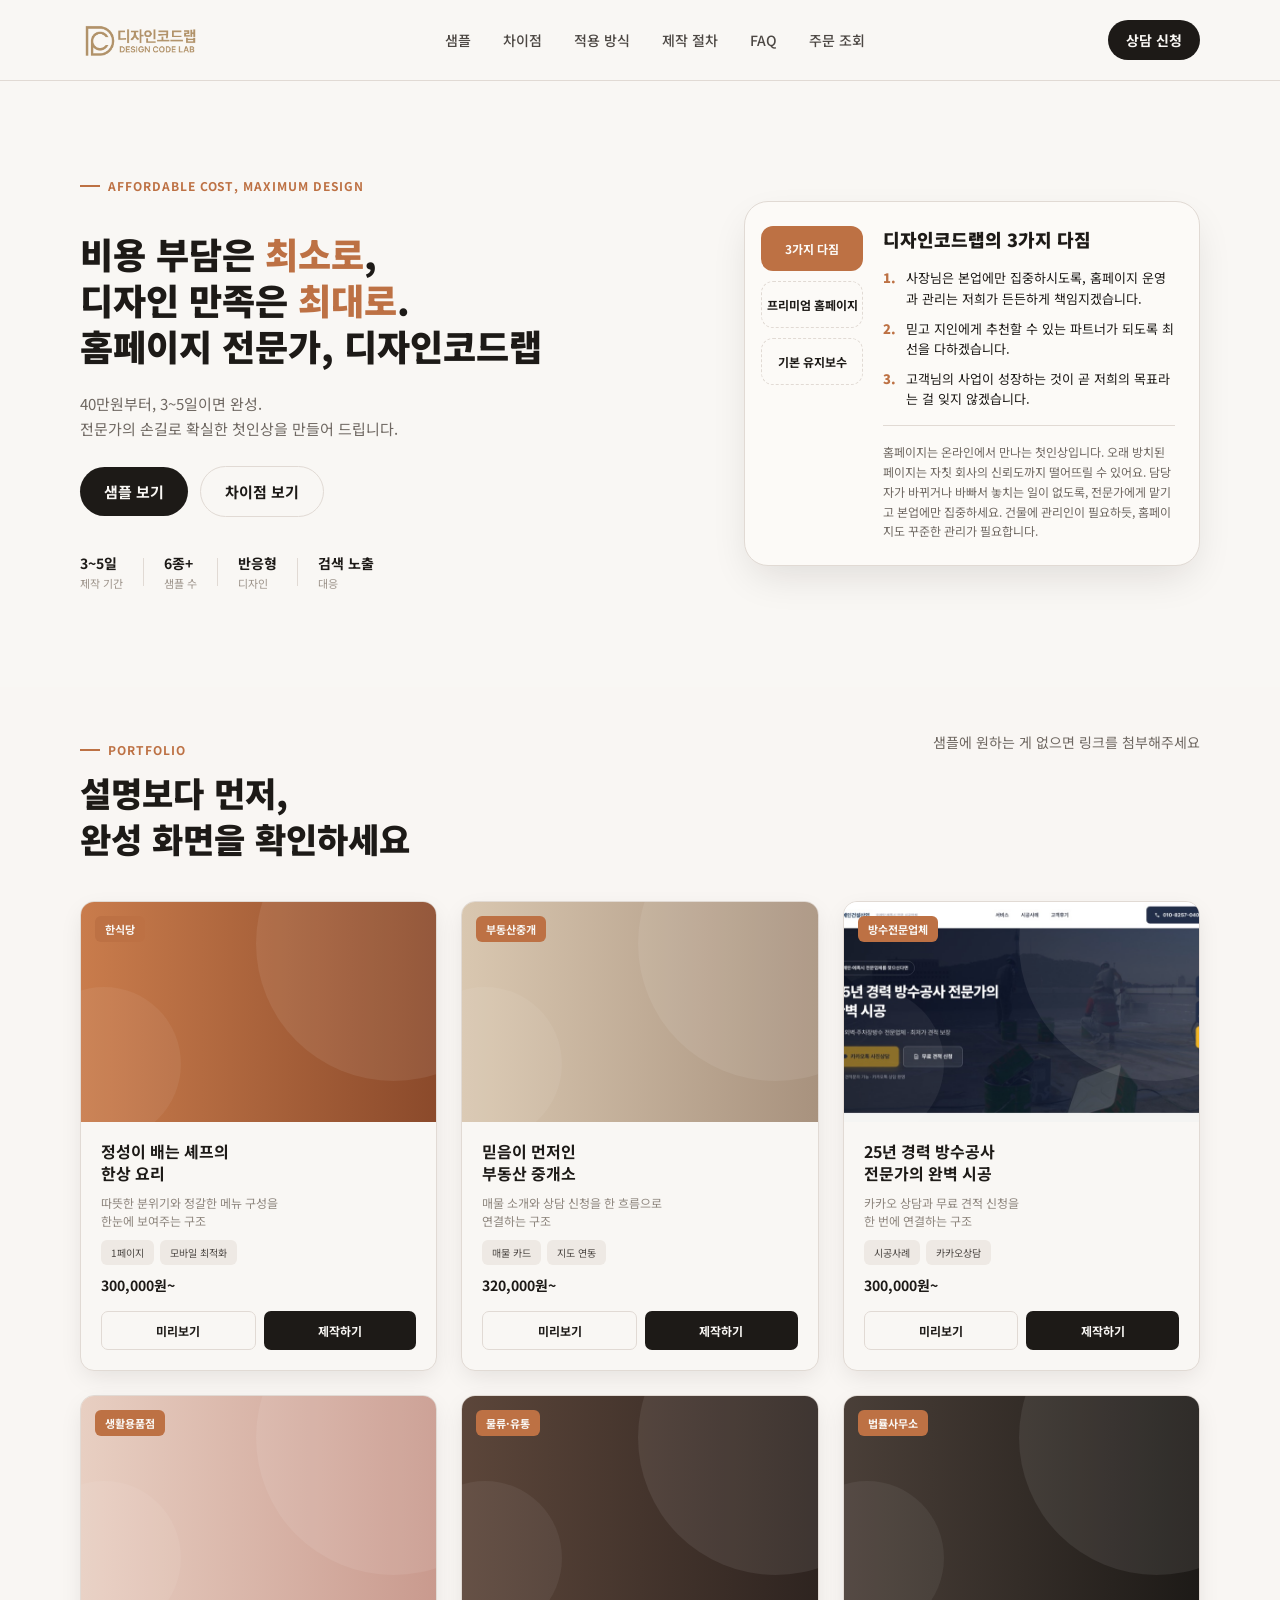
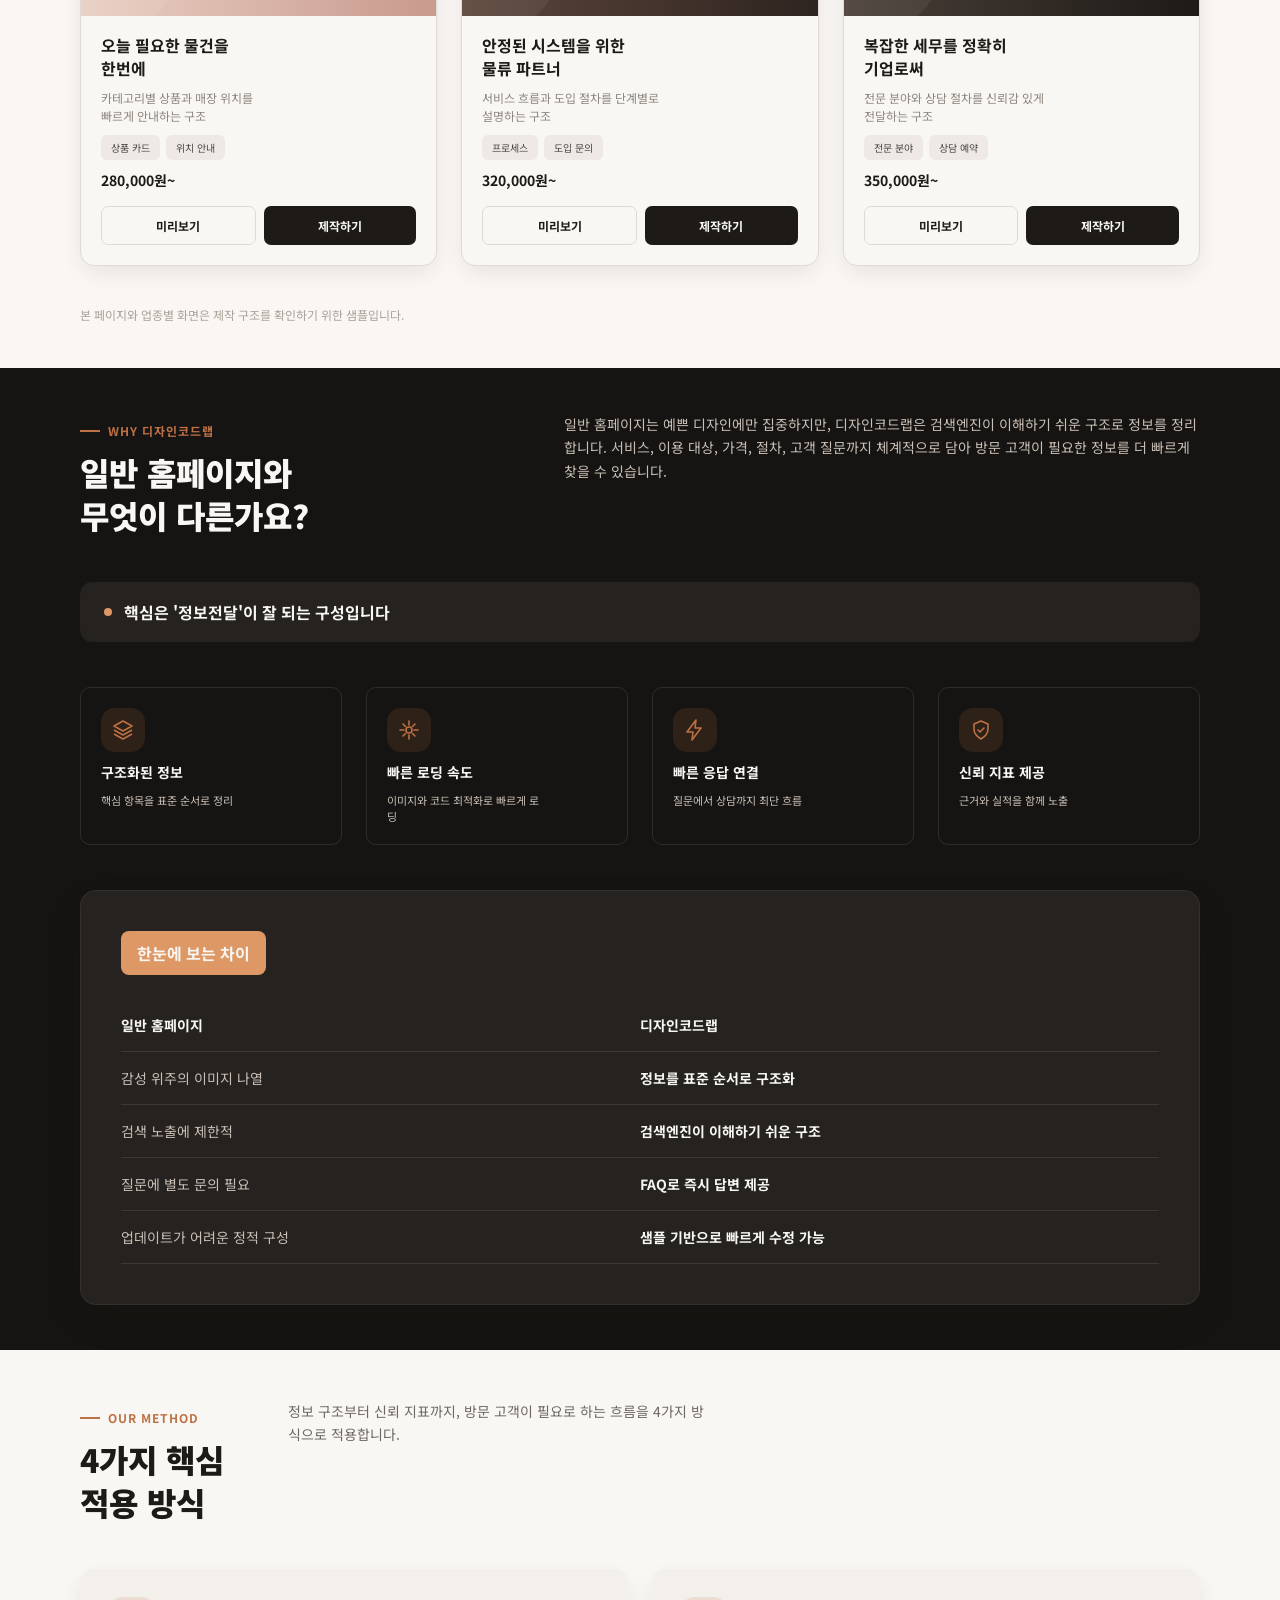
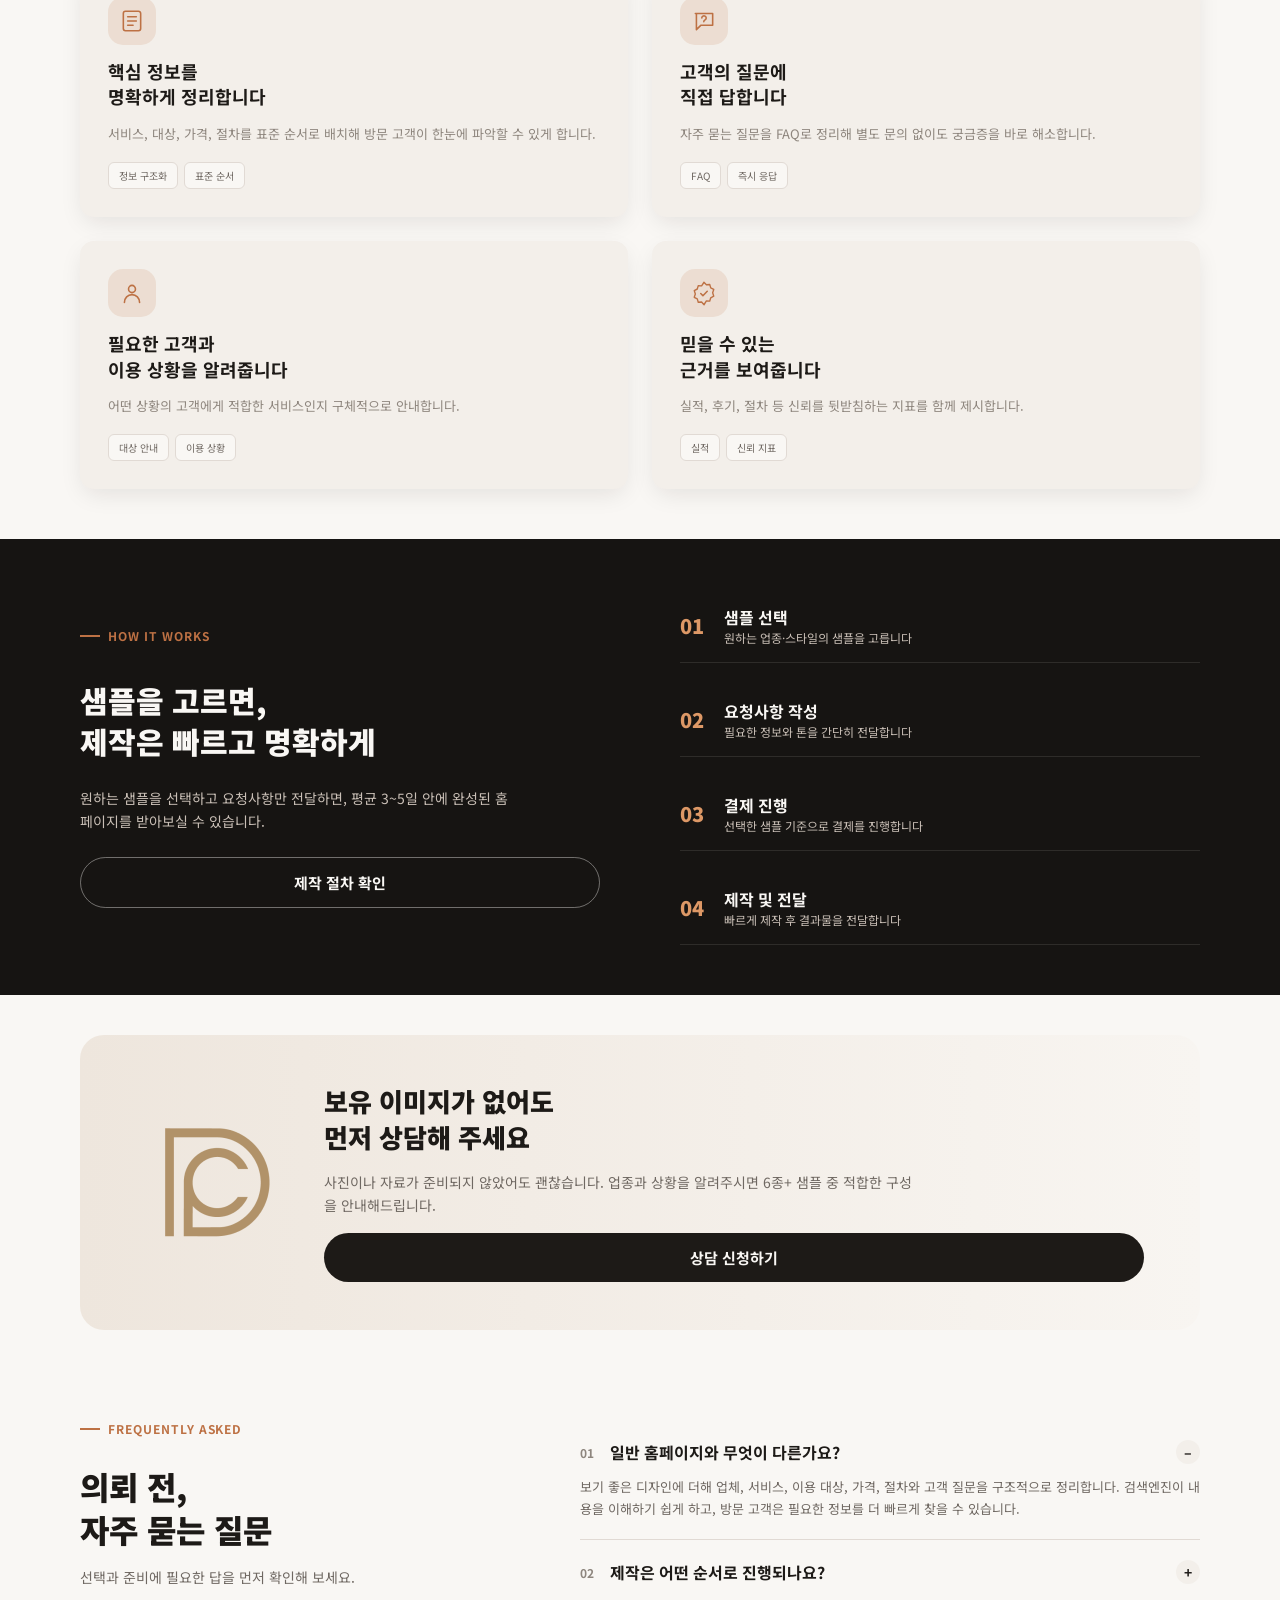
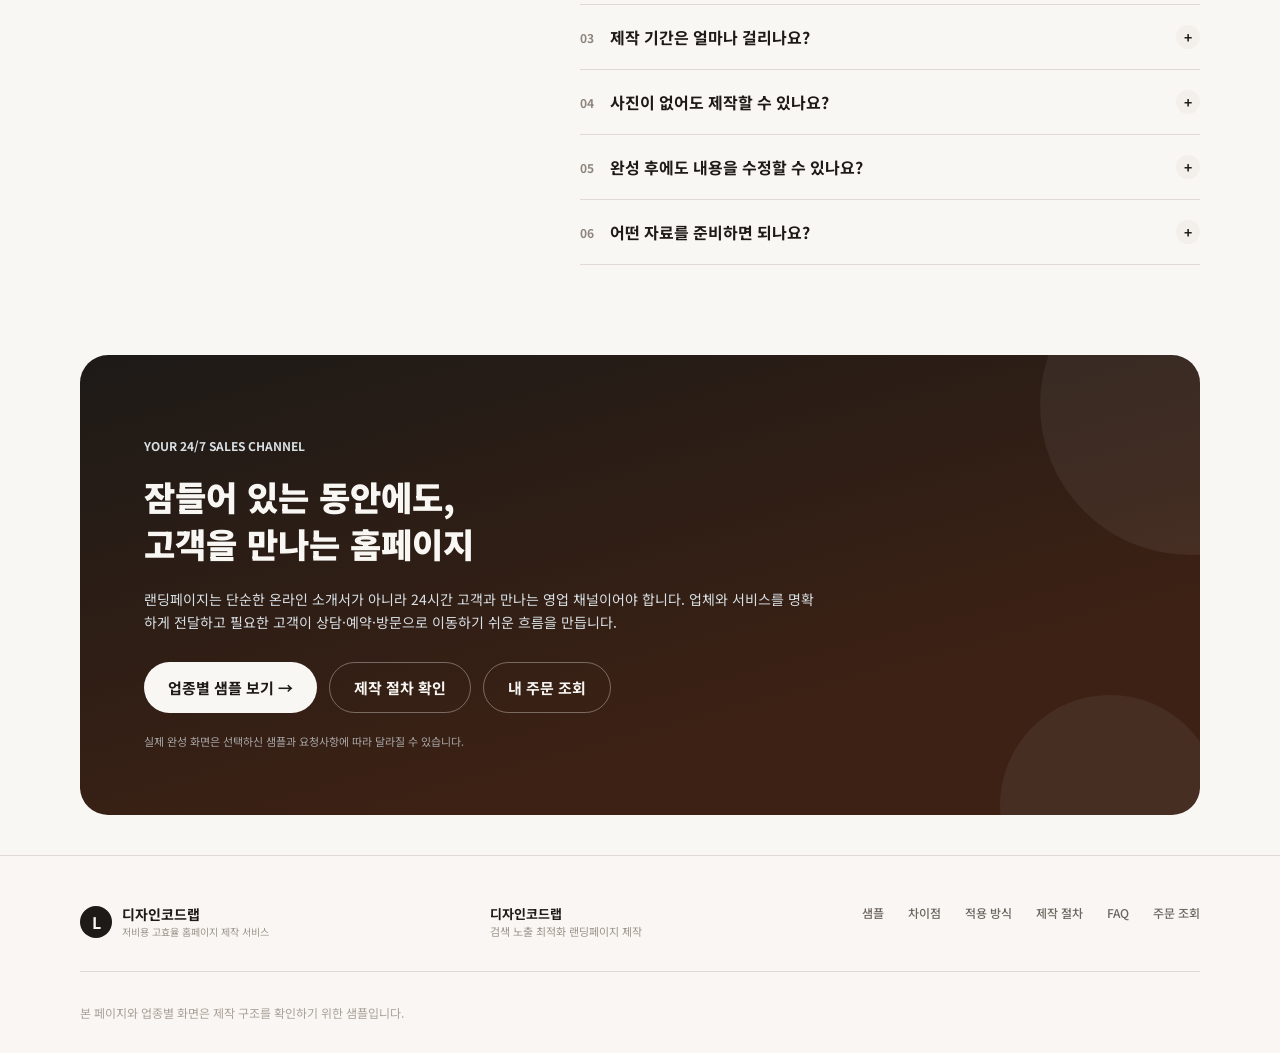
<file: index.html>
<!DOCTYPE html>
<html lang="ko">
<head>
<meta charset="UTF-8">
<meta name="viewport" content="width=device-width, initial-scale=1.0">
<title>디자인코드랩 | 저비용 고효율 홈페이지 제작</title>
<meta name="description" content="비용 부담은 최소로, 디자인 만족은 최대로. 40만원부터 3~5일이면 완성되는 홈페이지 전문가, 디자인코드랩.">
<link rel="preconnect" href="https://fonts.googleapis.com">
<link rel="preconnect" href="https://fonts.gstatic.com" crossorigin>
<link href="https://fonts.googleapis.com/css2?family=Noto+Sans+KR:wght@400;500;700;900&display=swap" rel="stylesheet">
<link rel="stylesheet" href="assets/css/style.css">
</head>
<body>

<!-- ==================== HEADER ==================== -->
<header class="site-header">
  <a href="#" class="site-header__logo" aria-label="디자인코드랩 홈으로">
    <img src="assets/img/logo-header.png" alt="디자인코드랩 DESIGN CODE LAB">
  </a>
  <nav class="site-nav" id="siteNav">
    <a href="#samples">샘플</a>
    <a href="#differentiation">차이점</a>
    <a href="#method">적용 방식</a>
    <a href="#process">제작 절차</a>
    <a href="#faq">FAQ</a>
    <a href="order.html">주문 조회</a>
  </nav>
  <div class="site-header__actions">
    <button type="button" class="btn btn--primary btn--sm js-consult-open">상담 신청</button>
    <button class="nav-toggle" id="navToggle" type="button" aria-label="메뉴 열기" aria-expanded="false" aria-controls="siteNav">
      <span></span><span></span><span></span>
    </button>
  </div>
</header>

<!-- ==================== HERO ==================== -->
<section class="hero">
  <div class="hero__left">
    <div class="eyebrow">
      <span class="eyebrow__line"></span>
      <span class="eyebrow__text">AFFORDABLE COST, MAXIMUM DESIGN</span>
    </div>
    <h1 class="hero__headline">
      비용 부담은 <span class="accent">최소로</span>,<br>
      디자인 만족은 <span class="accent">최대로</span>.<br>
      홈페이지 전문가, 디자인코드랩
    </h1>
    <p class="hero__subhead">
      40만원부터, 3~5일이면 완성.<br>
      전문가의 손길로 확실한 첫인상을 만들어 드립니다.
    </p>
    <div class="hero__actions">
      <a href="#samples" class="btn btn--primary">샘플 보기</a>
      <a href="#differentiation" class="btn btn--outline">차이점 보기</a>
    </div>
    <div class="hero__stats">
      <div class="hero__stat">
        <span class="hero__stat-value">3~5일</span>
        <span class="hero__stat-label">제작 기간</span>
      </div>
      <span class="hero__stat-divider"></span>
      <div class="hero__stat">
        <span class="hero__stat-value">6종+</span>
        <span class="hero__stat-label">샘플 수</span>
      </div>
      <span class="hero__stat-divider"></span>
      <div class="hero__stat">
        <span class="hero__stat-value">반응형</span>
        <span class="hero__stat-label">디자인</span>
      </div>
      <span class="hero__stat-divider"></span>
      <div class="hero__stat">
        <span class="hero__stat-value">검색 노출</span>
        <span class="hero__stat-label">대응</span>
      </div>
    </div>
  </div>

  <!-- Category Tab Card: 3가지 다짐 / 프리미엄 홈페이지 / 기본 유지보수 -->
  <div class="tab-card">
    <div class="tab-card__nav" role="tablist" aria-label="디자인코드랩 소개 탭">
      <button class="tab-card__nav-btn is-active" data-tab="pledge" role="tab" aria-selected="true">3가지 다짐</button>
      <button class="tab-card__nav-btn" data-tab="premium" role="tab" aria-selected="false">프리미엄 홈페이지</button>
      <button class="tab-card__nav-btn" data-tab="maintenance" role="tab" aria-selected="false">기본 유지보수</button>
    </div>
    <div class="tab-card__panels">

      <!-- Panel: 3가지 다짐 -->
      <div class="tab-card__panel is-active" data-panel="pledge">
        <p class="tab-card__title">디자인코드랩의 3가지 다짐</p>
        <div class="pledge-list">
          <div class="pledge-item">
            <span class="pledge-item__num">1.</span>
            <p class="pledge-item__text">사장님은 본업에만 집중하시도록, 홈페이지 운영과 관리는 저희가 든든하게 책임지겠습니다.</p>
          </div>
          <div class="pledge-item">
            <span class="pledge-item__num">2.</span>
            <p class="pledge-item__text">믿고 지인에게 추천할 수 있는 파트너가 되도록 최선을 다하겠습니다.</p>
          </div>
          <div class="pledge-item">
            <span class="pledge-item__num">3.</span>
            <p class="pledge-item__text">고객님의 사업이 성장하는 것이 곧 저희의 목표라는 걸 잊지 않겠습니다.</p>
          </div>
        </div>
        <hr class="pledge-divider">
        <p class="pledge-note">
          홈페이지는 온라인에서 만나는 첫인상입니다. 오래 방치된 페이지는 자칫 회사의 신뢰도까지 떨어뜨릴 수 있어요.
          담당자가 바뀌거나 바빠서 놓치는 일이 없도록, 전문가에게 맡기고 본업에만 집중하세요.
          건물에 관리인이 필요하듯, 홈페이지도 꾸준한 관리가 필요합니다.
        </p>
      </div>

      <!-- Panel: 프리미엄 홈페이지 -->
      <div class="tab-card__panel" data-panel="premium">
        <p class="tab-card__title tab-card__title--sm">디자인코드랩 홈페이지</p>
        <div class="feature-grid">
          <div class="feature-grid__row">
            <div class="feature-cell">
              <span class="feature-cell__num">40</span>
              <span class="feature-cell__title">최소 제작비 40만원부터</span>
              <p class="feature-cell__desc">세로 스크롤 디자인 페이지와 메뉴 내비게이션 포함, 페이지 추가 시 6만원</p>
            </div>
            <div class="feature-cell">
              <span class="feature-cell__num">365</span>
              <span class="feature-cell__title">1년 무료 제공</span>
              <p class="feature-cell__desc">웹호스팅·보안서버·도메인까지 1년간 운영 비용 걱정 없이 이용하세요</p>
            </div>
          </div>
          <div class="feature-grid__row">
            <div class="feature-cell">
              <span class="feature-cell__num">체계화</span>
              <span class="feature-cell__title">정보 구조화</span>
              <p class="feature-cell__desc">서비스·가격·절차를 표준 순서로 정리해 한눈에 파악하도록 도와드립니다</p>
            </div>
            <div class="feature-cell">
              <span class="feature-cell__num">웹표준 코딩</span>
              <span class="feature-cell__title">모든 기기에 대응</span>
              <p class="feature-cell__desc">PC·모바일·태블릿 등 어떤 화면에서도 매끄럽게 보이도록 제작합니다</p>
            </div>
          </div>
        </div>
      </div>

      <!-- Panel: 기본 유지보수 -->
      <div class="tab-card__panel" data-panel="maintenance">
        <p class="tab-card__title tab-card__title--sm">디자인코드랩 기본 유지보수</p>
        <div class="feature-grid">
          <div class="feature-grid__row">
            <div class="feature-cell">
              <span class="feature-cell__num">12</span>
              <span class="feature-cell__title">기본유지보수 연 18만원</span>
              <p class="feature-cell__desc">단순 텍스트·이미지 수정은 횟수 제한 없이 이용하세요</p>
            </div>
            <div class="feature-cell">
              <span class="feature-cell__num">1</span>
              <span class="feature-cell__title">수정 비용 최소 1만원</span>
              <p class="feature-cell__desc">타사 평균 연 50~200만원과 달리 필요할 때마다 합리적으로 청구합니다</p>
            </div>
          </div>
          <div class="feature-grid__row">
            <div class="feature-cell">
              <span class="feature-cell__num">1</span>
              <span class="feature-cell__title">당일 수정 원칙</span>
              <p class="feature-cell__desc">계약 고객은 최소 6시간, 최대 24시간 내 처리를 목표로 합니다</p>
            </div>
            <div class="feature-cell">
              <span class="feature-cell__icon"><img src="assets/img/icon-headset.svg" alt=""></span>
              <span class="feature-cell__title">기술지원 및 상담</span>
              <p class="feature-cell__desc">유선 상담은 운영하지 않지만, 신속한 처리로 불편을 최소화합니다</p>
            </div>
          </div>
        </div>
      </div>

    </div>
  </div>
</section>

<!-- ==================== SAMPLES SECTION ==================== -->
<section class="samples" id="samples">
  <div class="samples__header">
    <div>
      <div class="eyebrow">
        <span class="eyebrow__line"></span>
        <span class="eyebrow__text">PORTFOLIO</span>
      </div>
      <h2 class="section-title">설명보다 먼저,<br>완성 화면을 확인하세요</h2>
    </div>
    <p class="samples__note">샘플에 원하는 게 없으면 링크를 첨부해주세요</p>
  </div>

  <div class="card-grid">
    <div class="card-grid__row">

      <article class="sample-card sample-card--restaurant">
        <div class="sample-card__image">
          <span class="sample-card__tag">한식당</span>
        </div>
        <div class="sample-card__body">
          <h3 class="sample-card__title">정성이 배는 셰프의<br>한상 요리</h3>
          <p class="sample-card__desc">따뜻한 분위기와 정갈한 메뉴 구성을<br>한눈에 보여주는 구조</p>
          <div class="sample-card__chips">
            <span class="tag-chip">1페이지</span>
            <span class="tag-chip">모바일 최적화</span>
          </div>
          <p class="sample-card__price">300,000원~</p>
          <div class="sample-card__actions">
            <a href="preview.html?key=restaurant&amp;title=정성이 배는 셰프의 한상 요리&amp;tag=한식당" target="_blank" rel="noopener" class="btn btn--outline">미리보기</a>
            <a href="https://smartstore.naver.com/designcodelab/products/13725448695" target="_blank" rel="noopener" class="btn btn--primary">제작하기</a>
          </div>
        </div>
      </article>

      <article class="sample-card sample-card--realestate">
        <div class="sample-card__image">
          <span class="sample-card__tag">부동산중개</span>
        </div>
        <div class="sample-card__body">
          <h3 class="sample-card__title">믿음이 먼저인<br>부동산 중개소</h3>
          <p class="sample-card__desc">매물 소개와 상담 신청을 한 흐름으로<br>연결하는 구조</p>
          <div class="sample-card__chips">
            <span class="tag-chip">매물 카드</span>
            <span class="tag-chip">지도 연동</span>
          </div>
          <p class="sample-card__price">320,000원~</p>
          <div class="sample-card__actions">
            <a href="preview.html?key=realestate&amp;title=믿음이 먼저인 부동산 중개소&amp;tag=부동산중개" target="_blank" rel="noopener" class="btn btn--outline">미리보기</a>
            <a href="https://smartstore.naver.com/designcodelab/products/13725448695" target="_blank" rel="noopener" class="btn btn--primary">제작하기</a>
          </div>
        </div>
      </article>

      <article class="sample-card sample-card--waterproof">
        <div class="sample-card__image">
          <span class="sample-card__tag">방수전문업체</span>
        </div>
        <div class="sample-card__body">
          <h3 class="sample-card__title">25년 경력 방수공사<br>전문가의 완벽 시공</h3>
          <p class="sample-card__desc">카카오 상담과 무료 견적 신청을<br>한 번에 연결하는 구조</p>
          <div class="sample-card__chips">
            <span class="tag-chip">시공사례</span>
            <span class="tag-chip">카카오상담</span>
          </div>
          <p class="sample-card__price">300,000원~</p>
          <div class="sample-card__actions">
            <a href="https://yeinbuild.store" target="_blank" rel="noopener" class="btn btn--outline js-site-preview" data-site-url="https://yeinbuild.store" data-site-title="예인건설산업 (방수 전문업체 샘플)">미리보기</a>
            <a href="https://smartstore.naver.com/designcodelab/products/13725448695" target="_blank" rel="noopener" class="btn btn--primary">제작하기</a>
          </div>
        </div>
      </article>

    </div>

    <div class="card-grid__row">

      <article class="sample-card sample-card--goods">
        <div class="sample-card__image">
          <span class="sample-card__tag">생활용품점</span>
        </div>
        <div class="sample-card__body">
          <h3 class="sample-card__title">오늘 필요한 물건을<br>한번에</h3>
          <p class="sample-card__desc">카테고리별 상품과 매장 위치를<br>빠르게 안내하는 구조</p>
          <div class="sample-card__chips">
            <span class="tag-chip">상품 카드</span>
            <span class="tag-chip">위치 안내</span>
          </div>
          <p class="sample-card__price">280,000원~</p>
          <div class="sample-card__actions">
            <a href="preview.html?key=goods&amp;title=오늘 필요한 물건을 한번에&amp;tag=생활용품점" target="_blank" rel="noopener" class="btn btn--outline">미리보기</a>
            <a href="https://smartstore.naver.com/designcodelab/products/13725448695" target="_blank" rel="noopener" class="btn btn--primary">제작하기</a>
          </div>
        </div>
      </article>

      <article class="sample-card sample-card--logistics">
        <div class="sample-card__image">
          <span class="sample-card__tag">물류·유통</span>
        </div>
        <div class="sample-card__body">
          <h3 class="sample-card__title">안정된 시스템을 위한<br>물류 파트너</h3>
          <p class="sample-card__desc">서비스 흐름과 도입 절차를 단계별로<br>설명하는 구조</p>
          <div class="sample-card__chips">
            <span class="tag-chip">프로세스</span>
            <span class="tag-chip">도입 문의</span>
          </div>
          <p class="sample-card__price">320,000원~</p>
          <div class="sample-card__actions">
            <a href="preview.html?key=logistics&amp;title=안정된 시스템을 위한 물류 파트너&amp;tag=물류·유통" target="_blank" rel="noopener" class="btn btn--outline">미리보기</a>
            <a href="https://smartstore.naver.com/designcodelab/products/13725448695" target="_blank" rel="noopener" class="btn btn--primary">제작하기</a>
          </div>
        </div>
      </article>

      <article class="sample-card sample-card--law">
        <div class="sample-card__image">
          <span class="sample-card__tag">법률사무소</span>
        </div>
        <div class="sample-card__body">
          <h3 class="sample-card__title">복잡한 세무를 정확히<br>기업로써</h3>
          <p class="sample-card__desc">전문 분야와 상담 절차를 신뢰감 있게<br>전달하는 구조</p>
          <div class="sample-card__chips">
            <span class="tag-chip">전문 분야</span>
            <span class="tag-chip">상담 예약</span>
          </div>
          <p class="sample-card__price">350,000원~</p>
          <div class="sample-card__actions">
            <a href="preview.html?key=law&amp;title=복잡한 세무를 정확히 기업로써&amp;tag=법률사무소" target="_blank" rel="noopener" class="btn btn--outline">미리보기</a>
            <a href="https://smartstore.naver.com/designcodelab/products/13725448695" target="_blank" rel="noopener" class="btn btn--primary">제작하기</a>
          </div>
        </div>
      </article>

    </div>
  </div>

  <p class="samples__footnote">본 페이지와 업종별 화면은 제작 구조를 확인하기 위한 샘플입니다.</p>
</section>

<!-- ==================== DIFFERENTIATION SECTION (dark) ==================== -->
<section class="differentiation" id="differentiation">
  <div class="differentiation__intro">
    <div>
      <div class="eyebrow eyebrow--dark">
        <span class="eyebrow__line"></span>
        <span class="eyebrow__text">WHY 디자인코드랩</span>
      </div>
      <h2 class="differentiation__title">일반 홈페이지와<br>무엇이 다른가요?</h2>
    </div>
    <p class="differentiation__desc">
      일반 홈페이지는 예쁜 디자인에만 집중하지만, 디자인코드랩은 검색엔진이 이해하기 쉬운 구조로 정보를 정리합니다.
      서비스, 이용 대상, 가격, 절차, 고객 질문까지 체계적으로 담아 방문 고객이 필요한 정보를 더 빠르게 찾을 수 있습니다.
    </p>
  </div>

  <div class="callout">
    <span class="callout__dot"></span>
    <p class="callout__text">핵심은 '정보전달'이 잘 되는 구성입니다</p>
  </div>

  <div class="icon-grid">
    <div class="icon-card">
      <span class="icon-card__icon"><img src="assets/img/icon-structure.svg" alt=""></span>
      <p class="icon-card__title">구조화된 정보</p>
      <p class="icon-card__desc">핵심 항목을 표준 순서로 정리</p>
    </div>
    <div class="icon-card">
      <span class="icon-card__icon"><img src="assets/img/icon-speed.svg" alt=""></span>
      <p class="icon-card__title">빠른 로딩 속도</p>
      <p class="icon-card__desc">이미지와 코드 최적화로 빠르게 로딩</p>
    </div>
    <div class="icon-card">
      <span class="icon-card__icon"><img src="assets/img/icon-response.svg" alt=""></span>
      <p class="icon-card__title">빠른 응답 연결</p>
      <p class="icon-card__desc">질문에서 상담까지 최단 흐름</p>
    </div>
    <div class="icon-card">
      <span class="icon-card__icon"><img src="assets/img/icon-trust.svg" alt=""></span>
      <p class="icon-card__title">신뢰 지표 제공</p>
      <p class="icon-card__desc">근거와 실적을 함께 노출</p>
    </div>
  </div>

  <div class="compare-card">
    <span class="compare-card__badge">한눈에 보는 차이</span>
    <table class="compare-table">
      <tr>
        <td>일반 홈페이지</td>
        <td>디자인코드랩</td>
      </tr>
      <tr>
        <td>감성 위주의 이미지 나열</td>
        <td>정보를 표준 순서로 구조화</td>
      </tr>
      <tr>
        <td>검색 노출에 제한적</td>
        <td>검색엔진이 이해하기 쉬운 구조</td>
      </tr>
      <tr>
        <td>질문에 별도 문의 필요</td>
        <td>FAQ로 즉시 답변 제공</td>
      </tr>
      <tr>
        <td>업데이트가 어려운 정적 구성</td>
        <td>샘플 기반으로 빠르게 수정 가능</td>
      </tr>
    </table>
  </div>
</section>

<!-- ==================== APPLICATION METHOD SECTION ==================== -->
<section class="method" id="method">
  <div class="method__intro">
    <div>
      <div class="eyebrow">
        <span class="eyebrow__line"></span>
        <span class="eyebrow__text">OUR METHOD</span>
      </div>
      <h2 class="method__title">4가지 핵심<br>적용 방식</h2>
    </div>
    <p class="method__desc">정보 구조부터 신뢰 지표까지, 방문 고객이 필요로 하는 흐름을 4가지 방식으로 적용합니다.</p>
  </div>

  <div class="method-grid">
    <div class="method-grid__row">
      <div class="method-card">
        <span class="method-card__icon"><img src="assets/img/icon-method-info.svg" alt=""></span>
        <h3 class="method-card__title">핵심 정보를<br>명확하게 정리합니다</h3>
        <p class="method-card__desc">서비스, 대상, 가격, 절차를 표준 순서로 배치해 방문 고객이 한눈에 파악할 수 있게 합니다.</p>
        <div class="method-card__chips">
          <span class="tag-chip--outline">정보 구조화</span>
          <span class="tag-chip--outline">표준 순서</span>
        </div>
      </div>
      <div class="method-card">
        <span class="method-card__icon"><img src="assets/img/icon-method-faq.svg" alt=""></span>
        <h3 class="method-card__title">고객의 질문에<br>직접 답합니다</h3>
        <p class="method-card__desc">자주 묻는 질문을 FAQ로 정리해 별도 문의 없이도 궁금증을 바로 해소합니다.</p>
        <div class="method-card__chips">
          <span class="tag-chip--outline">FAQ</span>
          <span class="tag-chip--outline">즉시 응답</span>
        </div>
      </div>
    </div>
    <div class="method-grid__row">
      <div class="method-card">
        <span class="method-card__icon"><img src="assets/img/icon-method-target.svg" alt=""></span>
        <h3 class="method-card__title">필요한 고객과<br>이용 상황을 알려줍니다</h3>
        <p class="method-card__desc">어떤 상황의 고객에게 적합한 서비스인지 구체적으로 안내합니다.</p>
        <div class="method-card__chips">
          <span class="tag-chip--outline">대상 안내</span>
          <span class="tag-chip--outline">이용 상황</span>
        </div>
      </div>
      <div class="method-card">
        <span class="method-card__icon"><img src="assets/img/icon-method-trust.svg" alt=""></span>
        <h3 class="method-card__title">믿을 수 있는<br>근거를 보여줍니다</h3>
        <p class="method-card__desc">실적, 후기, 절차 등 신뢰를 뒷받침하는 지표를 함께 제시합니다.</p>
        <div class="method-card__chips">
          <span class="tag-chip--outline">실적</span>
          <span class="tag-chip--outline">신뢰 지표</span>
        </div>
      </div>
    </div>
  </div>
</section>

<!-- ==================== PROCESS SECTION (dark) ==================== -->
<section class="process" id="process">
  <div class="process__left">
    <div class="eyebrow eyebrow--dark">
      <span class="eyebrow__line"></span>
      <span class="eyebrow__text">HOW IT WORKS</span>
    </div>
    <h2 class="process__title">샘플을 고르면,<br>제작은 빠르고 명확하게</h2>
    <p class="process__desc">원하는 샘플을 선택하고 요청사항만 전달하면, 평균 3~5일 안에 완성된 홈페이지를 받아보실 수 있습니다.</p>
    <a href="#samples" class="btn btn--outline-dark">제작 절차 확인</a>
  </div>

  <div class="process-steps">
    <div class="process-step">
      <span class="process-step__num">01</span>
      <div>
        <p class="process-step__title">샘플 선택</p>
        <p class="process-step__desc">원하는 업종·스타일의 샘플을 고릅니다</p>
      </div>
    </div>
    <div class="process-step">
      <span class="process-step__num">02</span>
      <div>
        <p class="process-step__title">요청사항 작성</p>
        <p class="process-step__desc">필요한 정보와 톤을 간단히 전달합니다</p>
      </div>
    </div>
    <div class="process-step">
      <span class="process-step__num">03</span>
      <div>
        <p class="process-step__title">결제 진행</p>
        <p class="process-step__desc">선택한 샘플 기준으로 결제를 진행합니다</p>
      </div>
    </div>
    <div class="process-step">
      <span class="process-step__num">04</span>
      <div>
        <p class="process-step__title">제작 및 전달</p>
        <p class="process-step__desc">빠르게 제작 후 결과물을 전달합니다</p>
      </div>
    </div>
  </div>
</section>

<!-- ==================== CONSULTATION SECTION ==================== -->
<section class="consultation" id="consultation">
  <div class="consultation__banner">
    <img class="consultation__logo" src="assets/img/consultation-logo.png" alt="디자인코드랩 로고">
    <div class="consultation__content">
      <h2 class="consultation__title">보유 이미지가 없어도<br>먼저 상담해 주세요</h2>
      <p class="consultation__desc">사진이나 자료가 준비되지 않았어도 괜찮습니다. 업종과 상황을 알려주시면 6종+ 샘플 중 적합한 구성을 안내해드립니다.</p>
      <button type="button" class="btn btn--primary js-consult-open">상담 신청하기</button>
    </div>
  </div>
</section>

<!-- ==================== FAQ SECTION ==================== -->
<section class="faq" id="faq">
  <div class="faq__intro">
    <div class="eyebrow">
      <span class="eyebrow__line"></span>
      <span class="eyebrow__text">FREQUENTLY ASKED</span>
    </div>
    <h2 class="faq__title">의뢰 전,<br>자주 묻는 질문</h2>
    <p class="faq__desc">선택과 준비에 필요한 답을 먼저 확인해 보세요.</p>
  </div>

  <div class="faq-list">
    <div class="faq-item is-open">
      <button class="faq-item__question">
        <span class="faq-item__question-text">
          <span class="faq-item__num">01</span>
          <span class="faq-item__q">일반 홈페이지와 무엇이 다른가요?</span>
        </span>
        <span class="faq-item__toggle">–</span>
      </button>
      <div class="faq-item__answer">
        <p>보기 좋은 디자인에 더해 업체, 서비스, 이용 대상, 가격, 절차와 고객 질문을 구조적으로 정리합니다. 검색엔진이 내용을 이해하기 쉽게 하고, 방문 고객은 필요한 정보를 더 빠르게 찾을 수 있습니다.</p>
      </div>
    </div>

    <div class="faq-item">
      <button class="faq-item__question">
        <span class="faq-item__question-text">
          <span class="faq-item__num">02</span>
          <span class="faq-item__q">제작은 어떤 순서로 진행되나요?</span>
        </span>
        <span class="faq-item__toggle">+</span>
      </button>
      <div class="faq-item__answer">
        <p>샘플 선택 → 요청사항 작성 → 결제 진행 → 제작 및 전달의 4단계로 진행됩니다. 복잡한 논의 없이 빠르고 명확하게 진행돼요.</p>
      </div>
    </div>

    <div class="faq-item">
      <button class="faq-item__question">
        <span class="faq-item__question-text">
          <span class="faq-item__num">03</span>
          <span class="faq-item__q">제작 기간은 얼마나 걸리나요?</span>
        </span>
        <span class="faq-item__toggle">+</span>
      </button>
      <div class="faq-item__answer">
        <p>평균 3~5일 안에 완성된 홈페이지를 받아보실 수 있습니다.</p>
      </div>
    </div>

    <div class="faq-item">
      <button class="faq-item__question">
        <span class="faq-item__question-text">
          <span class="faq-item__num">04</span>
          <span class="faq-item__q">사진이 없어도 제작할 수 있나요?</span>
        </span>
        <span class="faq-item__toggle">+</span>
      </button>
      <div class="faq-item__answer">
        <p>네, 가능합니다. 사진이나 자료가 준비되지 않았어도 업종과 상황을 알려주시면 6종+ 샘플 중 적합한 구성을 안내해드립니다.</p>
      </div>
    </div>

    <div class="faq-item">
      <button class="faq-item__question">
        <span class="faq-item__question-text">
          <span class="faq-item__num">05</span>
          <span class="faq-item__q">완성 후에도 내용을 수정할 수 있나요?</span>
        </span>
        <span class="faq-item__toggle">+</span>
      </button>
      <div class="faq-item__answer">
        <p>네. 기본 유지보수(연 18만원)로 텍스트·이미지 수정을 횟수 제한 없이 이용하실 수 있고, 개별 수정도 건당 최소 1만원부터 가능합니다.</p>
      </div>
    </div>

    <div class="faq-item">
      <button class="faq-item__question">
        <span class="faq-item__question-text">
          <span class="faq-item__num">06</span>
          <span class="faq-item__q">어떤 자료를 준비하면 되나요?</span>
        </span>
        <span class="faq-item__toggle">+</span>
      </button>
      <div class="faq-item__answer">
        <p>로고, 사업자 정보, 대표 사진이나 소개 문구가 있으면 좋지만 준비되지 않았어도 괜찮습니다. 상담을 통해 필요한 내용을 함께 정리해드립니다.</p>
      </div>
    </div>
  </div>
</section>

<!-- ==================== FINAL CTA ==================== -->
<section class="final-cta">
  <div class="final-cta__banner">
    <span class="final-cta__blob final-cta__blob--1"></span>
    <span class="final-cta__blob final-cta__blob--2"></span>
    <div class="final-cta__content">
      <p class="final-cta__eyebrow">YOUR 24/7 SALES CHANNEL</p>
      <h2 class="final-cta__title">잠들어 있는 동안에도,<br>고객을 만나는 홈페이지</h2>
      <p class="final-cta__desc">랜딩페이지는 단순한 온라인 소개서가 아니라 24시간 고객과 만나는 영업 채널이어야 합니다. 업체와 서비스를 명확하게 전달하고 필요한 고객이 상담·예약·방문으로 이동하기 쉬운 흐름을 만듭니다.</p>
      <div class="final-cta__actions">
        <a href="#samples" class="btn btn--light">업종별 샘플 보기 →</a>
        <a href="#process" class="btn btn--ghost-light">제작 절차 확인</a>
        <a href="order.html" class="btn btn--ghost-light">내 주문 조회</a>
      </div>
      <p class="final-cta__disclaimer">실제 완성 화면은 선택하신 샘플과 요청사항에 따라 달라질 수 있습니다.</p>
    </div>
  </div>
</section>

<!-- ==================== FOOTER ==================== -->
<footer class="site-footer">
  <div class="site-footer__top">
    <div class="site-footer__brand">
      <span class="site-footer__mark">L</span>
      <div>
        <p class="site-footer__brand-name">디자인코드랩</p>
        <p class="site-footer__brand-tagline">저비용 고효율 홈페이지 제작 서비스</p>
      </div>
    </div>
    <div>
      <p class="site-footer__desc-title">디자인코드랩</p>
      <p class="site-footer__desc-text">검색 노출 최적화 랜딩페이지 제작</p>
    </div>
    <nav class="site-footer__links">
      <a href="#samples">샘플</a>
      <a href="#differentiation">차이점</a>
      <a href="#method">적용 방식</a>
      <a href="#process">제작 절차</a>
      <a href="#faq">FAQ</a>
      <a href="order.html">주문 조회</a>
    </nav>
  </div>
  <div class="site-footer__divider"></div>
  <p class="site-footer__bottom">본 페이지와 업종별 화면은 제작 구조를 확인하기 위한 샘플입니다.</p>
</footer>

<!-- ==================== 상담 신청 팝업 ==================== -->
<div class="consult-modal" id="consultModal" aria-hidden="true">
  <div class="consult-modal__overlay" data-consult-close></div>
  <div class="consult-modal__dialog" role="dialog" aria-modal="true" aria-labelledby="consultModalTitle" tabindex="-1">
    <button class="consult-modal__close" type="button" data-consult-close aria-label="닫기">&times;</button>
    <h3 class="consult-modal__title" id="consultModalTitle">상담 신청</h3>
    <p class="consult-modal__desc">문의 내용을 남겨주시면 빠르게 연락드리겠습니다.</p>
    <form class="consult-modal__form" id="consultForm">
      <label class="order-login__field">
        <span>제목</span>
        <input type="text" name="subject" placeholder="문의 제목을 입력하세요" required>
      </label>
      <label class="order-login__field">
        <span>성함</span>
        <input type="text" name="name" placeholder="이름을 입력하세요" required>
      </label>
      <label class="order-login__field">
        <span>연락처</span>
        <input type="tel" name="phone" placeholder="연락 가능한 전화번호" required>
      </label>
      <label class="order-login__field">
        <span>내용</span>
        <textarea name="message" rows="5" placeholder="문의하실 내용을 자유롭게 남겨주세요" required></textarea>
      </label>
      <button type="submit" class="btn btn--primary consult-modal__submit">문의 보내기</button>
      <p class="consult-modal__status" id="consultFormStatus" role="status" aria-live="polite"></p>
    </form>
  </div>
</div>

<!-- ==================== 실제 사이트 미리보기 팝업 ==================== -->
<div class="site-modal" id="siteModal" aria-hidden="true">
  <div class="site-modal__overlay" data-site-close></div>
  <div class="site-modal__dialog" role="dialog" aria-modal="true" aria-labelledby="siteModalTitle" tabindex="-1">
    <div class="site-modal__bar">
      <span class="site-modal__title" id="siteModalTitle">샘플 미리보기</span>
      <a href="#" target="_blank" rel="noopener" class="site-modal__external">새 탭에서 열기 ↗</a>
      <button class="site-modal__close" type="button" data-site-close aria-label="닫기">&times;</button>
    </div>
    <iframe class="site-modal__frame" id="siteModalFrame" src="" title="샘플 미리보기" loading="lazy"></iframe>
  </div>
</div>

<script src="assets/js/main.js"></script>
</body>
</html>
</file>
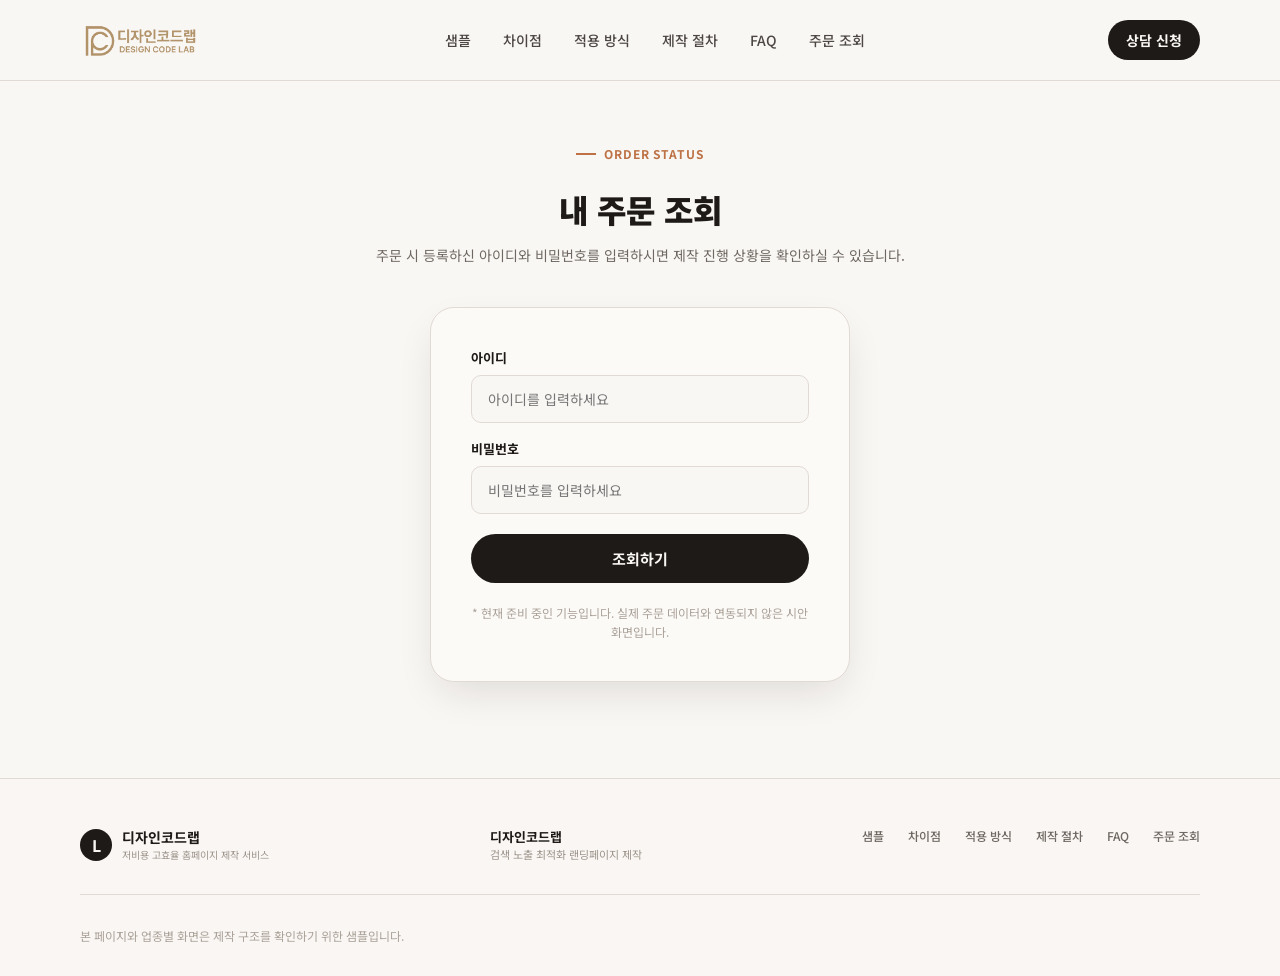
<file: order.html>
<!DOCTYPE html>
<html lang="ko">
<head>
<meta charset="UTF-8">
<meta name="viewport" content="width=device-width, initial-scale=1.0">
<title>내 주문 조회 | 디자인코드랩</title>
<meta name="description" content="주문 시 등록하신 아이디와 비밀번호로 제작 진행 상황을 확인하세요.">
<link rel="preconnect" href="https://fonts.googleapis.com">
<link rel="preconnect" href="https://fonts.gstatic.com" crossorigin>
<link href="https://fonts.googleapis.com/css2?family=Noto+Sans+KR:wght@400;500;700;900&display=swap" rel="stylesheet">
<link rel="stylesheet" href="assets/css/style.css">
</head>
<body>

<!-- ==================== HEADER ==================== -->
<header class="site-header">
  <a href="index.html" class="site-header__logo" aria-label="디자인코드랩 홈으로">
    <img src="assets/img/logo-header.png" alt="디자인코드랩 DESIGN CODE LAB">
  </a>
  <nav class="site-nav" id="siteNav">
    <a href="index.html#samples">샘플</a>
    <a href="index.html#differentiation">차이점</a>
    <a href="index.html#method">적용 방식</a>
    <a href="index.html#process">제작 절차</a>
    <a href="index.html#faq">FAQ</a>
    <a href="order.html">주문 조회</a>
  </nav>
  <div class="site-header__actions">
    <a href="index.html#consultation" class="btn btn--primary btn--sm">상담 신청</a>
    <button class="nav-toggle" id="navToggle" type="button" aria-label="메뉴 열기" aria-expanded="false" aria-controls="siteNav">
      <span></span><span></span><span></span>
    </button>
  </div>
</header>

<!-- ==================== 주문 조회 ==================== -->
<section class="order-lookup">
  <div class="order-lookup__intro">
    <div class="eyebrow">
      <span class="eyebrow__line"></span>
      <span class="eyebrow__text">ORDER STATUS</span>
    </div>
    <h1 class="order-lookup__title">내 주문 조회</h1>
    <p class="order-lookup__desc">주문 시 등록하신 아이디와 비밀번호를 입력하시면 제작 진행 상황을 확인하실 수 있습니다.</p>
  </div>

  <div class="order-login">
    <form class="order-login__form" id="orderLoginForm">
      <label class="order-login__field">
        <span>아이디</span>
        <input type="text" name="username" placeholder="아이디를 입력하세요" autocomplete="username">
      </label>
      <label class="order-login__field">
        <span>비밀번호</span>
        <input type="password" name="password" placeholder="비밀번호를 입력하세요" autocomplete="current-password">
      </label>
      <button type="submit" class="btn btn--primary order-login__submit">조회하기</button>
    </form>
    <p class="order-login__note">* 현재 준비 중인 기능입니다. 실제 주문 데이터와 연동되지 않은 시안 화면입니다.</p>
  </div>

  <!-- 조회 결과 (목업 데이터) -->
  <div class="order-status" id="orderStatus" hidden>
    <div class="order-status__head">
      <div>
        <p class="order-status__label">주문번호</p>
        <p class="order-status__value">DCL-20260218-0142</p>
      </div>
      <div>
        <p class="order-status__label">신청 샘플</p>
        <p class="order-status__value">한식당 · 정성이 배는 셰프의 한상 요리</p>
      </div>
      <div>
        <p class="order-status__label">신청일</p>
        <p class="order-status__value">2026.02.18</p>
      </div>
    </div>

    <div class="status-tracker">
      <div class="status-tracker__track">
        <div class="status-tracker__track-fill" style="width: 25%;"></div>
      </div>
      <div class="status-tracker__steps">
        <div class="status-tracker__step is-done">
          <span class="status-tracker__dot">&#10003;</span>
          <span class="status-tracker__label">결제 완료</span>
        </div>
        <div class="status-tracker__step is-current">
          <span class="status-tracker__dot">2</span>
          <span class="status-tracker__label">제작 중</span>
        </div>
        <div class="status-tracker__step">
          <span class="status-tracker__dot">3</span>
          <span class="status-tracker__label">제작 완료</span>
        </div>
        <div class="status-tracker__step">
          <span class="status-tracker__dot">4</span>
          <span class="status-tracker__label">수정 중</span>
        </div>
        <div class="status-tracker__step">
          <span class="status-tracker__dot">5</span>
          <span class="status-tracker__label">수정 완료</span>
        </div>
      </div>
    </div>

    <p class="order-status__note">현재 <strong>제작 중</strong> 단계입니다. 완료까지 평균 2~3일 소요됩니다.</p>
  </div>
</section>

<!-- ==================== FOOTER ==================== -->
<footer class="site-footer">
  <div class="site-footer__top">
    <div class="site-footer__brand">
      <span class="site-footer__mark">L</span>
      <div>
        <p class="site-footer__brand-name">디자인코드랩</p>
        <p class="site-footer__brand-tagline">저비용 고효율 홈페이지 제작 서비스</p>
      </div>
    </div>
    <div>
      <p class="site-footer__desc-title">디자인코드랩</p>
      <p class="site-footer__desc-text">검색 노출 최적화 랜딩페이지 제작</p>
    </div>
    <nav class="site-footer__links">
      <a href="index.html#samples">샘플</a>
      <a href="index.html#differentiation">차이점</a>
      <a href="index.html#method">적용 방식</a>
      <a href="index.html#process">제작 절차</a>
      <a href="index.html#faq">FAQ</a>
      <a href="order.html">주문 조회</a>
    </nav>
  </div>
  <div class="site-footer__divider"></div>
  <p class="site-footer__bottom">본 페이지와 업종별 화면은 제작 구조를 확인하기 위한 샘플입니다.</p>
</footer>

<script src="assets/js/main.js"></script>
</body>
</html>
</file>
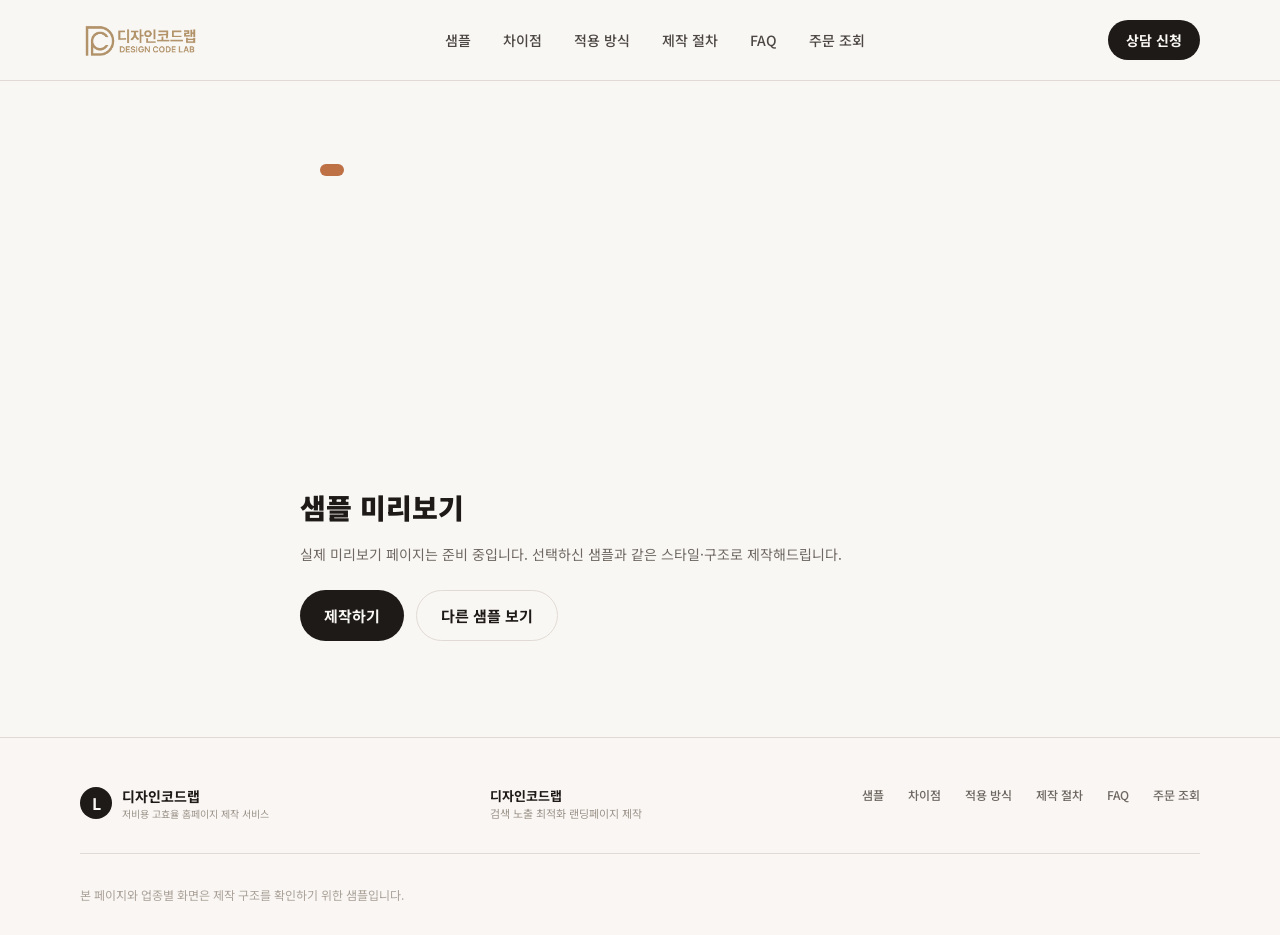
<file: preview.html>
<!DOCTYPE html>
<html lang="ko">
<head>
<meta charset="UTF-8">
<meta name="viewport" content="width=device-width, initial-scale=1.0">
<title>샘플 미리보기 | 디자인코드랩</title>
<meta name="description" content="선택하신 업종 샘플의 스타일 미리보기입니다.">
<link rel="preconnect" href="https://fonts.googleapis.com">
<link rel="preconnect" href="https://fonts.gstatic.com" crossorigin>
<link href="https://fonts.googleapis.com/css2?family=Noto+Sans+KR:wght@400;500;700;900&display=swap" rel="stylesheet">
<link rel="stylesheet" href="assets/css/style.css">
</head>
<body>

<!-- ==================== HEADER ==================== -->
<header class="site-header">
  <a href="index.html" class="site-header__logo" aria-label="디자인코드랩 홈으로">
    <img src="assets/img/logo-header.png" alt="디자인코드랩 DESIGN CODE LAB">
  </a>
  <nav class="site-nav" id="siteNav">
    <a href="index.html#samples">샘플</a>
    <a href="index.html#differentiation">차이점</a>
    <a href="index.html#method">적용 방식</a>
    <a href="index.html#process">제작 절차</a>
    <a href="index.html#faq">FAQ</a>
    <a href="order.html">주문 조회</a>
  </nav>
  <div class="site-header__actions">
    <button type="button" class="btn btn--primary btn--sm js-consult-open">상담 신청</button>
    <button class="nav-toggle" id="navToggle" type="button" aria-label="메뉴 열기" aria-expanded="false" aria-controls="siteNav">
      <span></span><span></span><span></span>
    </button>
  </div>
</header>

<!-- ==================== 샘플 미리보기 ==================== -->
<section class="preview-page">
  <div class="preview-page__hero" id="previewHero">
    <span class="preview-page__tag" id="previewTag"></span>
  </div>
  <div class="preview-page__body">
    <h1 class="preview-page__title" id="previewTitle"></h1>
    <p class="preview-page__note">실제 미리보기 페이지는 준비 중입니다. 선택하신 샘플과 같은 스타일·구조로 제작해드립니다.</p>
    <div class="preview-page__actions">
      <a href="https://smartstore.naver.com/designcodelab/products/13725448695" target="_blank" rel="noopener" class="btn btn--primary">제작하기</a>
      <a href="index.html#samples" class="btn btn--outline">다른 샘플 보기</a>
    </div>
  </div>
</section>

<!-- ==================== FOOTER ==================== -->
<footer class="site-footer">
  <div class="site-footer__top">
    <div class="site-footer__brand">
      <span class="site-footer__mark">L</span>
      <div>
        <p class="site-footer__brand-name">디자인코드랩</p>
        <p class="site-footer__brand-tagline">저비용 고효율 홈페이지 제작 서비스</p>
      </div>
    </div>
    <div>
      <p class="site-footer__desc-title">디자인코드랩</p>
      <p class="site-footer__desc-text">검색 노출 최적화 랜딩페이지 제작</p>
    </div>
    <nav class="site-footer__links">
      <a href="index.html#samples">샘플</a>
      <a href="index.html#differentiation">차이점</a>
      <a href="index.html#method">적용 방식</a>
      <a href="index.html#process">제작 절차</a>
      <a href="index.html#faq">FAQ</a>
      <a href="order.html">주문 조회</a>
    </nav>
  </div>
  <div class="site-footer__divider"></div>
  <p class="site-footer__bottom">본 페이지와 업종별 화면은 제작 구조를 확인하기 위한 샘플입니다.</p>
</footer>

<!-- ==================== 상담 신청 팝업 ==================== -->
<div class="consult-modal" id="consultModal" aria-hidden="true">
  <div class="consult-modal__overlay" data-consult-close></div>
  <div class="consult-modal__dialog" role="dialog" aria-modal="true" aria-labelledby="consultModalTitle" tabindex="-1">
    <button class="consult-modal__close" type="button" data-consult-close aria-label="닫기">&times;</button>
    <h3 class="consult-modal__title" id="consultModalTitle">상담 신청</h3>
    <p class="consult-modal__desc">문의 내용을 남겨주시면 빠르게 연락드리겠습니다.</p>
    <form class="consult-modal__form" id="consultForm">
      <label class="order-login__field">
        <span>제목</span>
        <input type="text" name="subject" placeholder="문의 제목을 입력하세요" required>
      </label>
      <label class="order-login__field">
        <span>성함</span>
        <input type="text" name="name" placeholder="이름을 입력하세요" required>
      </label>
      <label class="order-login__field">
        <span>연락처</span>
        <input type="tel" name="phone" placeholder="연락 가능한 전화번호" required>
      </label>
      <label class="order-login__field">
        <span>내용</span>
        <textarea name="message" rows="5" placeholder="문의하실 내용을 자유롭게 남겨주세요" required></textarea>
      </label>
      <button type="submit" class="btn btn--primary consult-modal__submit">문의 보내기</button>
      <p class="consult-modal__status" id="consultFormStatus" role="status" aria-live="polite"></p>
    </form>
  </div>
</div>

<script src="assets/js/main.js"></script>
</body>
</html>
</file>
<file: assets/css/style.css>
/* ==========================================================================
   디자인코드랩 랜딩페이지 스타일시트
   Figma 소스: 디자인코드랩 (node 1:2 "Landing Page")
   구조: 변수 -> 기본 리셋 -> 공용 컴포넌트 -> 섹션별 스타일 -> 반응형
   ========================================================================== */

/* --------------------------------------------------------------------------
   1. Design Tokens (Figma 색상/타이포/간격 값 그대로 매핑)
   -------------------------------------------------------------------------- */
:root {
  /* Colors - Light surfaces */
  --color-bg: #f9f7f4;
  --color-bg-alt: #f9f6f3;
  --color-bg-card: #fcfaf7;
  --color-bg-soft: #f3efea;
  --color-tag-bg: #eee9e4;
  --color-border: #e1dad4;

  /* Colors - Text (light surfaces) */
  --color-text-primary: #1d1a17;
  --color-text-secondary: #6f6862;
  --color-text-muted: #8e867e;
  --color-text-faint: #9d948b;
  --color-text-lightest: #aaa198;
  --color-tag-text: #4c4743;

  /* Colors - Accent */
  --color-accent: #bd7144;
  --color-accent-light: #dd9866;
  --color-accent-soft: rgba(189, 113, 68, 0.14);

  /* Colors - Dark surfaces (Differentiation / Process sections) */
  --color-dark-bg: #161412;
  --color-dark-card: #25221f;
  --color-dark-border: rgba(249, 247, 244, 0.1);
  --color-dark-text: #f9f7f4;
  --color-dark-text-secondary: #c9bfb6;

  /* Colors - Final CTA banner */
  --color-cta-text-muted: #d9e0e5;

  /* Typography */
  --font-family: 'Noto Sans KR', -apple-system, BlinkMacSystemFont, sans-serif;

  /* Radius */
  --radius-pill: 999px;
  --radius-lg: 24px;
  --radius-xl: 28px;
  --radius-md: 14px;
  --radius-sm: 8px;
  --radius-xs: 6px;

  /* Shadows */
  --shadow-card: 0px 8px 24px -4px rgba(26, 20, 15, 0.1);
  --shadow-hero-card: 0px 16px 40px -8px rgba(26, 20, 15, 0.12);
  --shadow-dark-card: 0px 16px 40px -8px rgba(26, 20, 15, 0.16);

  /* Layout */
  --container-max: 1440px;
  --content-max: 1280px;
  --container-padding: 80px;
  /* 뷰포트가 1440px보다 넓어지면 콘텐츠는 1280px에서 멈추고 좌우 여백만 늘어남 */
  --side-pad: max(80px, calc((100% - var(--content-max)) / 2));
}

/* --------------------------------------------------------------------------
   2. Reset & Base
   -------------------------------------------------------------------------- */
* {
  box-sizing: border-box;
  margin: 0;
  padding: 0;
}

html {
  scroll-behavior: smooth;
}

/* 앵커로 이동 시 sticky 헤더에 섹션 상단이 가려지지 않도록 여백 확보 */
section[id] {
  scroll-margin-top: 90px;
}

body {
  font-family: var(--font-family);
  background: var(--color-bg);
  color: var(--color-text-primary);
  -webkit-font-smoothing: antialiased;
  overflow-x: hidden;
}

img {
  display: block;
  max-width: 100%;
}

a {
  color: inherit;
  text-decoration: none;
}

button {
  font-family: inherit;
  cursor: pointer;
  border: none;
  background: none;
  color: inherit;
}

ul,
ol {
  list-style: none;
}

.container {
  max-width: var(--container-max);
  margin: 0 auto;
  padding-left: var(--container-padding);
  padding-right: var(--container-padding);
}

/* --------------------------------------------------------------------------
   3. Shared components
   -------------------------------------------------------------------------- */

/* Eyebrow label: "— PORTFOLIO" style */
.eyebrow {
  display: inline-flex;
  align-items: center;
  gap: 8px;
  margin-bottom: 12px;
}

.eyebrow__line {
  width: 20px;
  height: 2px;
  background: var(--color-accent);
  flex-shrink: 0;
}

.eyebrow__text {
  font-weight: 700;
  font-size: 12px;
  letter-spacing: 0.96px;
  color: var(--color-accent);
  white-space: nowrap;
}

.eyebrow--dark .eyebrow__text {
  color: var(--color-accent);
}

/* Buttons */
.btn {
  display: inline-flex;
  align-items: center;
  justify-content: center;
  gap: 6px;
  padding: 14px 24px;
  border-radius: var(--radius-pill);
  font-weight: 700;
  font-size: 15px;
  white-space: nowrap;
  transition: opacity 0.15s ease, background-color 0.15s ease, border-color 0.15s ease;
}

.btn:hover {
  opacity: 0.88;
}

.btn--primary {
  background: var(--color-text-primary);
  color: var(--color-bg);
}

.btn--outline {
  background: var(--color-bg);
  color: var(--color-text-primary);
  border: 1px solid var(--color-border);
}

.btn--outline-dark {
  background: transparent;
  color: var(--color-dark-text);
  border: 1px solid rgba(249, 247, 244, 0.4);
}

.btn--light {
  background: var(--color-bg);
  color: var(--color-text-primary);
}

.btn--ghost-light {
  background: transparent;
  color: var(--color-dark-text);
  border: 1px solid rgba(249, 247, 244, 0.35);
}

.btn--sm {
  padding: 10px 18px;
  font-size: 14px;
}

.tag-chip {
  display: inline-flex;
  align-items: center;
  padding: 5px 10px;
  border-radius: var(--radius-xs);
  font-size: 10px;
  background: var(--color-tag-bg);
  color: var(--color-tag-text);
}

.tag-chip--outline {
  background: var(--color-bg);
  border: 1px solid var(--color-border);
  color: var(--color-text-secondary);
  font-size: 10px;
  padding: 5px 10px;
  border-radius: var(--radius-xs);
}

/* ==========================================================================
   HEADER
   ========================================================================== */
.site-header {
  display: flex;
  align-items: center;
  justify-content: space-between;
  padding: 20px var(--side-pad);
  background: var(--color-bg);
  border-bottom: 1px solid var(--color-border);
  position: sticky;
  top: 0;
  z-index: 100;
}

.site-header__logo img {
  height: 37px;
  width: auto;
}

.site-nav {
  display: flex;
  align-items: center;
  gap: 32px;
}

.site-nav a {
  font-weight: 500;
  font-size: 14px;
  color: var(--color-tag-text);
  white-space: nowrap;
}

.site-nav a:hover {
  color: var(--color-accent);
}

.site-header__actions {
  display: flex;
  align-items: center;
  gap: 12px;
}

/* Hamburger toggle (모바일 전용, 기본은 숨김) */
.nav-toggle {
  display: none;
  flex-direction: column;
  justify-content: center;
  align-items: center;
  gap: 5px;
  width: 32px;
  height: 32px;
  flex-shrink: 0;
}

.nav-toggle span {
  display: block;
  width: 100%;
  height: 2px;
  background: var(--color-text-primary);
  transition: transform 0.2s ease, opacity 0.2s ease;
}

.nav-toggle.is-open span:nth-child(1) {
  transform: translateY(7px) rotate(45deg);
}

.nav-toggle.is-open span:nth-child(2) {
  opacity: 0;
}

.nav-toggle.is-open span:nth-child(3) {
  transform: translateY(-7px) rotate(-45deg);
}

/* ==========================================================================
   HERO
   ========================================================================== */
.hero {
  display: flex;
  gap: 64px;
  align-items: center;
  padding: 96px var(--side-pad);
  background: var(--color-bg);
}

.hero__left {
  display: flex;
  flex-direction: column;
  align-items: flex-start;
  gap: 24px;
  width: 600px;
  flex-shrink: 0;
}

.hero__headline {
  font-weight: 900;
  font-size: 36px;
  line-height: 1.28;
  color: var(--color-text-primary);
}

.hero__headline .accent {
  color: var(--color-accent);
}

.hero__subhead {
  font-weight: 400;
  font-size: 15px;
  line-height: 1.65;
  color: var(--color-text-secondary);
  width: 500px;
  max-width: 100%;
}

.hero__actions {
  display: flex;
  gap: 12px;
  align-items: center;
}

.hero__stats {
  display: flex;
  gap: 20px;
  align-items: center;
  padding-top: 12px;
}

.hero__stat {
  display: flex;
  flex-direction: column;
  gap: 2px;
}

.hero__stat-value {
  font-weight: 700;
  font-size: 14px;
  color: var(--color-text-primary);
  white-space: nowrap;
}

.hero__stat-label {
  font-weight: 400;
  font-size: 11px;
  color: var(--color-text-faint);
  white-space: nowrap;
}

.hero__stat-divider {
  width: 1px;
  height: 28px;
  background: var(--color-border);
  flex-shrink: 0;
}

/* Category Tab Card (하이라이트 3-상태 카드) */
.tab-card {
  display: flex;
  align-items: stretch;
  flex: 1;
  min-width: 0;
  background: var(--color-bg-card);
  border: 1px solid var(--color-border);
  border-radius: var(--radius-lg);
  box-shadow: var(--shadow-hero-card);
  overflow: hidden;
}

.tab-card__nav {
  display: flex;
  flex-direction: column;
  gap: 10px;
  width: 130px;
  flex-shrink: 0;
  padding: 24px 12px 24px 16px;
}

.tab-card__nav-btn {
  width: 100%;
  padding: 14px 3px;
  border-radius: 12px;
  border: 1px dashed var(--color-border);
  font-weight: 700;
  font-size: 12px;
  text-align: center;
  white-space: nowrap;
  overflow: hidden;
  text-overflow: ellipsis;
  color: var(--color-text-primary);
  background: transparent;
  transition: background-color 0.15s ease, border-color 0.15s ease, color 0.15s ease;
}

.tab-card__nav-btn.is-active {
  background: var(--color-accent);
  border: none;
  color: var(--color-bg-card);
}

.tab-card__panels {
  flex: 1;
  min-width: 0;
  padding: 24px 24px 24px 8px;
}

.tab-card__panel {
  display: none;
  flex-direction: column;
  gap: 16px;
}

.tab-card__panel.is-active {
  display: flex;
}

.tab-card__title {
  font-weight: 900;
  font-size: 18px;
  color: var(--color-text-primary);
}

.tab-card__title--sm {
  font-size: 17px;
}

/* Panel 1: 3가지 다짐 */
.pledge-list {
  display: flex;
  flex-direction: column;
  gap: 10px;
  width: 100%;
}

.pledge-item {
  display: flex;
  gap: 10px;
  align-items: flex-start;
  font-size: 13px;
}

.pledge-item__num {
  font-weight: 900;
  color: var(--color-accent);
  flex-shrink: 0;
}

.pledge-item__text {
  font-weight: 400;
  line-height: 1.55;
  color: var(--color-text-primary);
}

.pledge-divider {
  width: 100%;
  height: 1px;
  background: var(--color-border);
  border: none;
}

.pledge-note {
  font-weight: 400;
  font-size: 12px;
  line-height: 1.65;
  color: var(--color-text-secondary);
}

/* Panel 2 & 3: feature grid */
.feature-grid {
  display: flex;
  flex-direction: column;
  gap: 10px;
  width: 100%;
}

.feature-grid__row {
  display: flex;
  gap: 10px;
}

.feature-cell {
  flex: 1;
  min-width: 0;
  display: flex;
  flex-direction: column;
  gap: 6px;
  padding: 14px;
  border-radius: 12px;
  background: var(--color-bg-soft);
}

.feature-cell__num {
  font-weight: 900;
  font-size: 22px;
  color: var(--color-text-primary);
}

.feature-cell__icon {
  width: 24px;
  height: 24px;
}

.feature-cell__icon img {
  width: 22px;
  height: 22px;
}

.feature-cell__title {
  font-weight: 700;
  font-size: 11px;
  color: var(--color-text-primary);
}

.feature-cell__desc {
  font-weight: 400;
  font-size: 10px;
  line-height: 1.5;
  color: var(--color-text-secondary);
}

/* ==========================================================================
   SAMPLES SECTION
   ========================================================================== */
.samples {
  padding: 45px var(--side-pad);
  background: var(--color-bg-alt);
  display: flex;
  flex-direction: column;
  gap: 40px;
}

.samples__header {
  display: flex;
  align-items: flex-start;
  justify-content: space-between;
  gap: 24px;
}

.section-title {
  font-weight: 900;
  font-size: 34px;
  line-height: 1.34;
  color: var(--color-text-primary);
}

.samples__note {
  font-weight: 400;
  font-size: 14px;
  color: var(--color-text-secondary);
  text-align: right;
  width: 320px;
  flex-shrink: 0;
}

.card-grid {
  display: flex;
  flex-direction: column;
  gap: 24px;
}

.card-grid__row {
  display: flex;
  gap: 24px;
}

.sample-card {
  flex: 1;
  min-width: 0;
  display: flex;
  flex-direction: column;
  background: var(--color-bg);
  border: 1px solid var(--color-border);
  border-radius: var(--radius-md);
  box-shadow: var(--shadow-card);
  overflow: hidden;
}

.sample-card__image {
  position: relative;
  height: 220px;
  overflow: hidden;
}

.sample-card__image::before,
.sample-card__image::after {
  content: '';
  position: absolute;
  border-radius: 50%;
  background: var(--color-bg);
}

.sample-card__image::before {
  width: 275px;
  height: 275px;
  right: -95px;
  top: -96px;
  opacity: 0.08;
}

.sample-card__image::after {
  width: 154px;
  height: 154px;
  left: -54px;
  bottom: -19px;
  opacity: 0.06;
}

.sample-card__tag {
  position: absolute;
  left: 14px;
  top: 14px;
  z-index: 1;
  padding: 5px 10px;
  border-radius: var(--radius-xs);
  background: var(--color-accent);
  color: var(--color-bg);
  font-weight: 700;
  font-size: 11px;
}

.sample-card--restaurant .sample-card__image { background: linear-gradient(90deg, #c97c4c, #8b4a2b); }
.sample-card--realestate .sample-card__image { background: linear-gradient(90deg, #d9c7b0, #a8927e); }
.sample-card--waterproof .sample-card__image {
  background-image: url('../img/sample-waterproofing.jpg');
  background-size: cover;
  background-position: center 30%;
}
.sample-card--goods .sample-card__image      { background: linear-gradient(90deg, #e8cfc2, #c99a8e); }
.sample-card--logistics .sample-card__image  { background: linear-gradient(90deg, #5c463a, #2e2420); }
.sample-card--law .sample-card__image        { background: linear-gradient(90deg, #4a3f38, #1d1a17); }

.sample-card__body {
  display: flex;
  flex-direction: column;
  gap: 10px;
  padding: 18px 20px 20px;
}

.sample-card__title {
  font-weight: 700;
  font-size: 16px;
  line-height: 1.38;
  color: var(--color-text-primary);
}

.sample-card__desc {
  font-weight: 400;
  font-size: 12px;
  line-height: 1.5;
  color: var(--color-text-muted);
}

.sample-card__chips {
  display: flex;
  gap: 6px;
}

.sample-card__price {
  font-weight: 700;
  font-size: 14px;
  color: var(--color-text-primary);
}

.sample-card__actions {
  display: flex;
  gap: 8px;
  padding-top: 6px;
}

.sample-card__actions .btn {
  flex: 1;
  padding: 10px;
  border-radius: 7px;
  font-size: 12px;
}

.samples__footnote {
  font-weight: 400;
  font-size: 12px;
  color: var(--color-text-lightest);
}

/* ==========================================================================
   DIFFERENTIATION SECTION (dark)
   ========================================================================== */
.differentiation {
  padding: 45px var(--side-pad);
  background: var(--color-dark-bg);
  display: flex;
  flex-direction: column;
  gap: 45px;
}

.differentiation__intro {
  display: flex;
  gap: 64px;
  align-items: flex-start;
}

.differentiation__title {
  font-weight: 900;
  font-size: 32px;
  line-height: 1.34;
  color: var(--color-dark-text);
  width: 420px;
  flex-shrink: 0;
}

.differentiation__desc {
  font-weight: 400;
  font-size: 14px;
  line-height: 1.7;
  color: var(--color-dark-text-secondary);
}

.callout {
  display: flex;
  align-items: center;
  gap: 12px;
  padding: 18px 24px;
  border-radius: 12px;
  background: var(--color-dark-card);
}

.callout__dot {
  width: 8px;
  height: 8px;
  border-radius: 50%;
  background: var(--color-accent-light);
  flex-shrink: 0;
}

.callout__text {
  font-weight: 700;
  font-size: 16px;
  color: var(--color-dark-text);
}

.icon-grid {
  display: flex;
  gap: 24px;
}

.icon-card {
  flex: 1;
  min-width: 0;
  display: flex;
  flex-direction: column;
  gap: 10px;
  padding: 20px;
  border: 1px solid var(--color-dark-border);
  border-radius: 10px;
}

.icon-card__icon {
  width: 44px;
  height: 44px;
  border-radius: 14px;
  background: var(--color-accent-soft);
  display: flex;
  align-items: center;
  justify-content: center;
}

.icon-card__icon img {
  width: 24.2px;
  height: 24.2px;
}

.icon-card__title {
  font-weight: 700;
  font-size: 14px;
  color: var(--color-dark-text);
}

.icon-card__desc {
  font-weight: 400;
  font-size: 11px;
  color: var(--color-dark-text-secondary);
  width: 160px;
}

.compare-card {
  background: var(--color-dark-card);
  border: 1px solid rgba(255, 255, 255, 0.06);
  border-radius: 16px;
  box-shadow: var(--shadow-dark-card);
  padding: 40px;
  display: flex;
  flex-direction: column;
  gap: 24px;
}

.compare-card__badge {
  display: inline-flex;
  padding: 10px 16px;
  border-radius: var(--radius-sm);
  background: var(--color-accent-light);
  color: var(--color-dark-text);
  font-weight: 700;
  font-size: 16px;
  align-self: flex-start;
}

.compare-table {
  width: 100%;
  border-collapse: collapse;
}

.compare-table tr {
  border-bottom: 1px solid var(--color-dark-border);
}

.compare-table tr:first-child td {
  font-weight: 700;
  color: var(--color-dark-text);
  font-size: 14px;
}

.compare-table td {
  width: 50%;
  padding: 16px 0;
  font-size: 14px;
  color: var(--color-dark-text-secondary);
}

.compare-table td:last-child {
  font-weight: 700;
  color: var(--color-dark-text);
}

/* ==========================================================================
   APPLICATION METHOD SECTION
   ========================================================================== */
.method {
  padding: 50px var(--side-pad);
  background: var(--color-bg);
  display: flex;
  flex-direction: column;
  gap: 45px;
}

.method__intro {
  display: flex;
  gap: 64px;
  align-items: flex-start;
}

.method__title {
  font-weight: 900;
  font-size: 32px;
  line-height: 1.34;
  color: var(--color-text-primary);
  flex-shrink: 0;
}

.method__desc {
  font-weight: 400;
  font-size: 14px;
  line-height: 1.65;
  color: var(--color-text-secondary);
  width: 420px;
}

.method-grid {
  display: flex;
  flex-direction: column;
  gap: 24px;
}

.method-grid__row {
  display: flex;
  gap: 24px;
}

.method-card {
  flex: 1;
  min-width: 0;
  display: flex;
  flex-direction: column;
  gap: 14px;
  padding: 28px;
  border-radius: var(--radius-md);
  background: var(--color-bg-soft);
  box-shadow: var(--shadow-card);
}

.method-card__icon {
  width: 48px;
  height: 48px;
  border-radius: 15px;
  background: var(--color-accent-soft);
  display: flex;
  align-items: center;
  justify-content: center;
}

.method-card__icon img {
  width: 26.4px;
  height: 26.4px;
}

.method-card__title {
  font-weight: 700;
  font-size: 18px;
  line-height: 1.4;
  color: var(--color-text-primary);
}

.method-card__desc {
  font-weight: 400;
  font-size: 13px;
  line-height: 1.6;
  color: var(--color-text-muted);
}

.method-card__chips {
  display: flex;
  gap: 6px;
  padding-top: 4px;
}

/* ==========================================================================
   PROCESS SECTION (dark)
   ========================================================================== */
.process {
  padding: 50px var(--side-pad);
  background: var(--color-dark-bg);
  display: flex;
  gap: 80px;
  align-items: center;
}

.process__left {
  display: flex;
  flex-direction: column;
  gap: 24px;
  width: 520px;
  flex-shrink: 0;
}

.process__title {
  font-weight: 900;
  font-size: 30px;
  line-height: 1.38;
  color: var(--color-dark-text);
}

.process__desc {
  font-weight: 400;
  font-size: 14px;
  line-height: 1.65;
  color: var(--color-dark-text-secondary);
  width: 440px;
  max-width: 100%;
}

.process-steps {
  flex: 1;
  min-width: 0;
  display: flex;
  flex-direction: column;
  gap: 20px;
}

.process-step {
  display: flex;
  gap: 20px;
  align-items: center;
  padding: 16px 0;
  border-bottom: 1px solid var(--color-dark-border);
}

.process-step__num {
  font-weight: 900;
  font-size: 20px;
  color: var(--color-accent-light);
  flex-shrink: 0;
}

.process-step__title {
  font-weight: 700;
  font-size: 16px;
  color: var(--color-dark-text);
}

.process-step__desc {
  font-weight: 400;
  font-size: 12px;
  color: var(--color-dark-text-secondary);
}

/* ==========================================================================
   CONSULTATION SECTION
   ========================================================================== */
.consultation {
  padding: 40px var(--side-pad);
  background: var(--color-bg);
}

.consultation__banner {
  display: flex;
  gap: 48px;
  align-items: center;
  padding: 48px 56px;
  border-radius: var(--radius-lg);
  background: linear-gradient(90deg, #eee6dd, #f8f5f1);
}

.consultation__logo {
  width: 140px;
  height: 140px;
  flex-shrink: 0;
}

.consultation__content {
  flex: 1;
  min-width: 0;
  display: flex;
  flex-direction: column;
  gap: 16px;
}

.consultation__title {
  font-weight: 900;
  font-size: 26px;
  line-height: 1.38;
  color: var(--color-text-primary);
}

.consultation__desc {
  font-weight: 400;
  font-size: 14px;
  line-height: 1.65;
  color: var(--color-text-secondary);
  width: 600px;
  max-width: 100%;
}

/* ==========================================================================
   FAQ SECTION
   ========================================================================== */
.faq {
  padding: 50px var(--side-pad);
  background: var(--color-bg);
  display: flex;
  gap: 80px;
  align-items: flex-start;
}

.faq__intro {
  display: flex;
  flex-direction: column;
  gap: 16px;
  width: 420px;
  flex-shrink: 0;
}

.faq__title {
  font-weight: 900;
  font-size: 32px;
  line-height: 1.34;
  color: var(--color-text-primary);
}

.faq__desc {
  font-weight: 400;
  font-size: 14px;
  color: var(--color-text-secondary);
}

.faq-list {
  flex: 1;
  min-width: 0;
}

.faq-item {
  border-bottom: 1px solid var(--color-border);
  padding: 20px 0;
}

.faq-item__question {
  width: 100%;
  display: flex;
  align-items: center;
  justify-content: space-between;
  gap: 16px;
  text-align: left;
}

.faq-item__question-text {
  display: flex;
  align-items: center;
  gap: 16px;
}

.faq-item__num {
  font-weight: 700;
  font-size: 12px;
  color: var(--color-text-muted);
  flex-shrink: 0;
}

.faq-item__q {
  font-weight: 700;
  font-size: 16px;
  color: var(--color-text-primary);
}

.faq-item__toggle {
  width: 24px;
  height: 24px;
  border-radius: 12px;
  background: var(--color-bg-soft);
  display: flex;
  align-items: center;
  justify-content: center;
  font-weight: 700;
  font-size: 14px;
  color: var(--color-text-primary);
  flex-shrink: 0;
}

.faq-item__answer {
  overflow: hidden;
  max-height: 0;
  transition: max-height 0.25s ease;
}

.faq-item__answer p {
  font-weight: 400;
  font-size: 13px;
  line-height: 1.65;
  color: var(--color-text-secondary);
  padding-top: 12px;
  max-width: 760px;
}

.faq-item.is-open .faq-item__answer {
  max-height: 200px;
}

/* ==========================================================================
   FINAL CTA
   ========================================================================== */
.final-cta {
  padding: 40px var(--side-pad);
  background: var(--color-bg);
}

.final-cta__banner {
  position: relative;
  border-radius: var(--radius-xl);
  overflow: hidden;
  background: linear-gradient(165deg, #1d1a17 0%, #3c2114 71.4%);
  min-height: 460px;
  display: flex;
  align-items: center;
}

.final-cta__blob {
  position: absolute;
  border-radius: 50%;
  background: var(--color-bg);
  opacity: 0.06;
  pointer-events: none;
}

.final-cta__blob--1 {
  width: 300px;
  height: 300px;
  right: -140px;
  top: -100px;
}

.final-cta__blob--2 {
  width: 220px;
  height: 220px;
  right: -20px;
  bottom: -100px;
}

.final-cta__content {
  position: relative;
  z-index: 1;
  display: flex;
  flex-direction: column;
  gap: 20px;
  padding: 72px 64px 56px;
  width: 100%;
}

.final-cta__eyebrow {
  font-weight: 700;
  font-size: 12px;
  color: var(--color-cta-text-muted);
}

.final-cta__title {
  font-weight: 900;
  font-size: 34px;
  line-height: 1.38;
  color: var(--color-dark-text);
}

.final-cta__desc {
  font-weight: 400;
  font-size: 14px;
  line-height: 1.65;
  color: var(--color-cta-text-muted);
  width: 680px;
  max-width: 100%;
}

.final-cta__actions {
  display: flex;
  gap: 12px;
  padding-top: 8px;
}

.final-cta__disclaimer {
  font-weight: 400;
  font-size: 11px;
  color: rgba(217, 224, 229, 0.7);
}

/* ==========================================================================
   FOOTER
   ========================================================================== */
.site-footer {
  padding: 48px var(--side-pad) 32px;
  background: var(--color-bg-alt);
  border-top: 1px solid var(--color-border);
  display: flex;
  flex-direction: column;
  gap: 32px;
}

.site-footer__top {
  display: flex;
  align-items: flex-start;
  justify-content: space-between;
  gap: 24px;
  flex-wrap: wrap;
}

.site-footer__brand {
  display: flex;
  align-items: center;
  gap: 10px;
}

.site-footer__mark {
  width: 32px;
  height: 32px;
  border-radius: 50%;
  background: var(--color-text-primary);
  color: var(--color-bg);
  display: flex;
  align-items: center;
  justify-content: center;
  font-weight: 700;
  font-size: 16px;
  flex-shrink: 0;
}

.site-footer__brand-name {
  font-weight: 700;
  font-size: 14px;
  color: var(--color-text-primary);
}

.site-footer__brand-tagline {
  font-weight: 400;
  font-size: 10px;
  color: var(--color-text-faint);
}

.site-footer__desc-title {
  font-weight: 700;
  font-size: 13px;
  color: var(--color-text-primary);
}

.site-footer__desc-text {
  font-weight: 400;
  font-size: 11px;
  color: var(--color-text-faint);
}

.site-footer__links {
  display: flex;
  gap: 24px;
  font-weight: 500;
  font-size: 12px;
  color: var(--color-text-secondary);
  flex-wrap: wrap;
}

.site-footer__links a:hover {
  color: var(--color-accent);
}

.site-footer__divider {
  width: 100%;
  height: 1px;
  background: var(--color-border);
}

.site-footer__bottom {
  font-weight: 400;
  font-size: 12px;
  color: var(--color-text-lightest);
}

/* ==========================================================================
   샘플 미리보기 페이지 (preview.html) — 레퍼런스 페이지 준비 전 임시 화면
   ========================================================================== */
.preview-page {
  max-width: 720px;
  margin: 0 auto;
  padding: 56px 20px 96px;
}

.preview-page__hero {
  position: relative;
  height: 320px;
  padding: 20px;
  border-radius: var(--radius-lg);
  overflow: hidden;
  margin-bottom: 32px;
}

.preview-page__hero.restaurant  { background: linear-gradient(90deg, #c97c4c, #8b4a2b); }
.preview-page__hero.realestate  { background: linear-gradient(90deg, #d9c7b0, #a8927e); }
.preview-page__hero.interior    { background: linear-gradient(90deg, #8b6f5c, #4a3b32); }
.preview-page__hero.goods       { background: linear-gradient(90deg, #e8cfc2, #c99a8e); }
.preview-page__hero.logistics   { background: linear-gradient(90deg, #5c463a, #2e2420); }
.preview-page__hero.law         { background: linear-gradient(90deg, #4a3f38, #1d1a17); }

.preview-page__tag {
  display: inline-flex;
  padding: 6px 12px;
  border-radius: var(--radius-xs);
  background: var(--color-accent);
  color: var(--color-bg);
  font-weight: 700;
  font-size: 12px;
}

.preview-page__body {
  display: flex;
  flex-direction: column;
  gap: 16px;
}

.preview-page__title {
  font-weight: 900;
  font-size: 28px;
  line-height: 1.35;
  color: var(--color-text-primary);
}

.preview-page__note {
  font-size: 14px;
  line-height: 1.65;
  color: var(--color-text-secondary);
}

.preview-page__actions {
  display: flex;
  gap: 12px;
  flex-wrap: wrap;
  padding-top: 8px;
}

/* ==========================================================================
   주문 조회 페이지 (order.html)
   ========================================================================== */
.order-lookup {
  padding: 64px var(--side-pad) 96px;
  background: var(--color-bg);
  min-height: 60vh;
}

.order-lookup__intro {
  text-align: center;
  max-width: 560px;
  margin: 0 auto 40px;
  display: flex;
  flex-direction: column;
  align-items: center;
  gap: 12px;
}

.order-lookup__title {
  font-weight: 900;
  font-size: 32px;
  color: var(--color-text-primary);
}

.order-lookup__desc {
  font-size: 14px;
  line-height: 1.65;
  color: var(--color-text-secondary);
}

.order-login {
  max-width: 420px;
  margin: 0 auto;
  padding: 40px;
  background: var(--color-bg-card);
  border: 1px solid var(--color-border);
  border-radius: var(--radius-lg);
  box-shadow: var(--shadow-hero-card);
  display: flex;
  flex-direction: column;
  gap: 20px;
}

.order-login__form {
  display: flex;
  flex-direction: column;
  gap: 16px;
}

.order-login__field {
  display: flex;
  flex-direction: column;
  gap: 8px;
  font-size: 13px;
  font-weight: 700;
  color: var(--color-text-primary);
}

.order-login__field input {
  font-family: inherit;
  font-size: 14px;
  font-weight: 400;
  padding: 13px 16px;
  border-radius: 10px;
  border: 1px solid var(--color-border);
  background: var(--color-bg);
  color: var(--color-text-primary);
  outline: none;
  transition: border-color 0.15s ease;
}

.order-login__field input:focus,
.order-login__field textarea:focus {
  border-color: var(--color-accent);
}

.order-login__field textarea {
  font-family: inherit;
  font-size: 14px;
  font-weight: 400;
  padding: 13px 16px;
  border-radius: 10px;
  border: 1px solid var(--color-border);
  background: var(--color-bg);
  color: var(--color-text-primary);
  outline: none;
  resize: vertical;
  min-height: 110px;
  transition: border-color 0.15s ease;
}

.order-login__submit {
  width: 100%;
  margin-top: 4px;
}

.order-login__note {
  font-size: 12px;
  line-height: 1.6;
  color: var(--color-text-lightest);
  text-align: center;
}

/* 조회 결과(목업) */
.order-status {
  max-width: 720px;
  margin: 56px auto 0;
  padding: 40px;
  background: var(--color-bg-soft);
  border-radius: var(--radius-lg);
  display: flex;
  flex-direction: column;
  gap: 40px;
}

.order-status[hidden] {
  display: none;
}

.order-status__head {
  display: flex;
  gap: 40px;
  flex-wrap: wrap;
}

.order-status__label {
  font-size: 12px;
  color: var(--color-text-muted);
  margin-bottom: 4px;
}

.order-status__value {
  font-size: 15px;
  font-weight: 700;
  color: var(--color-text-primary);
}

.order-status__note {
  font-size: 13px;
  color: var(--color-text-secondary);
  text-align: center;
}

.order-status__note strong {
  color: var(--color-accent);
}

/* 상태 트래커 (5단계) */
.status-tracker {
  position: relative;
  padding: 10px 0;
}

.status-tracker__track {
  position: absolute;
  top: 29px;
  left: 19px;
  right: 19px;
  height: 2px;
  background: var(--color-border);
}

.status-tracker__track-fill {
  height: 100%;
  background: var(--color-accent);
  transition: width 0.3s ease;
}

.status-tracker__steps {
  position: relative;
  display: flex;
  justify-content: space-between;
}

.status-tracker__step {
  display: flex;
  flex-direction: column;
  align-items: center;
  gap: 10px;
  flex: 1;
  min-width: 0;
}

.status-tracker__dot {
  width: 38px;
  height: 38px;
  flex-shrink: 0;
  border-radius: 50%;
  display: flex;
  align-items: center;
  justify-content: center;
  font-weight: 700;
  font-size: 14px;
  background: var(--color-bg);
  border: 2px solid var(--color-border);
  color: var(--color-text-faint);
}

.status-tracker__step.is-done .status-tracker__dot {
  background: var(--color-accent);
  border-color: var(--color-accent);
  color: var(--color-bg);
}

.status-tracker__step.is-current .status-tracker__dot {
  background: var(--color-bg);
  border-color: var(--color-accent);
  color: var(--color-accent);
  box-shadow: 0 0 0 4px var(--color-accent-soft);
}

.status-tracker__label {
  font-size: 12px;
  font-weight: 700;
  color: var(--color-text-faint);
  text-align: center;
}

.status-tracker__step.is-done .status-tracker__label,
.status-tracker__step.is-current .status-tracker__label {
  color: var(--color-text-primary);
}

/* ==========================================================================
   실제 사이트 미리보기 팝업 (Site Modal) — iframe으로 레퍼런스 사이트 표시
   ========================================================================== */
.site-modal {
  position: fixed;
  inset: 0;
  z-index: 1000;
  display: flex;
  align-items: center;
  justify-content: center;
  padding: 24px;
  visibility: hidden;
  opacity: 0;
  transition: opacity 0.2s ease, visibility 0.2s ease;
}

.site-modal.is-open {
  visibility: visible;
  opacity: 1;
}

.site-modal__overlay {
  position: absolute;
  inset: 0;
  background: rgba(29, 26, 23, 0.7);
}

.site-modal__dialog {
  position: relative;
  width: min(1000px, 92vw);
  height: min(720px, 85vh);
  background: var(--color-bg);
  border-radius: 16px;
  overflow: hidden;
  box-shadow: var(--shadow-hero-card);
  display: flex;
  flex-direction: column;
  transform: translateY(12px);
  transition: transform 0.2s ease;
}

.site-modal.is-open .site-modal__dialog {
  transform: translateY(0);
}

.site-modal__bar {
  display: flex;
  align-items: center;
  gap: 12px;
  padding: 12px 16px;
  border-bottom: 1px solid var(--color-border);
  flex-shrink: 0;
}

.site-modal__title {
  flex: 1;
  min-width: 0;
  font-weight: 700;
  font-size: 14px;
  color: var(--color-text-primary);
  overflow: hidden;
  text-overflow: ellipsis;
  white-space: nowrap;
}

.site-modal__external {
  font-size: 12px;
  font-weight: 700;
  color: var(--color-accent);
  white-space: nowrap;
  flex-shrink: 0;
}

.site-modal__close {
  width: 28px;
  height: 28px;
  flex-shrink: 0;
  border-radius: 50%;
  background: var(--color-bg-soft);
  display: flex;
  align-items: center;
  justify-content: center;
  font-size: 18px;
  line-height: 1;
  color: var(--color-text-primary);
}

.site-modal__frame {
  flex: 1;
  width: 100%;
  border: none;
  background: #fff;
}

/* ==========================================================================
   상담 신청 팝업 (Consult Modal)
   ========================================================================== */
.consult-modal {
  position: fixed;
  inset: 0;
  z-index: 1000;
  display: flex;
  align-items: center;
  justify-content: center;
  padding: 24px;
  visibility: hidden;
  opacity: 0;
  transition: opacity 0.2s ease, visibility 0.2s ease;
}

.consult-modal.is-open {
  visibility: visible;
  opacity: 1;
}

.consult-modal__overlay {
  position: absolute;
  inset: 0;
  background: rgba(29, 26, 23, 0.6);
}

.consult-modal__dialog {
  position: relative;
  width: 100%;
  max-width: 480px;
  max-height: 90vh;
  overflow-y: auto;
  background: var(--color-bg);
  border-radius: 20px;
  padding: 36px;
  box-shadow: var(--shadow-hero-card);
  transform: translateY(12px);
  transition: transform 0.2s ease;
  display: flex;
  flex-direction: column;
  gap: 16px;
}

.consult-modal.is-open .consult-modal__dialog {
  transform: translateY(0);
}

.consult-modal__close {
  position: absolute;
  top: 14px;
  right: 14px;
  width: 32px;
  height: 32px;
  border-radius: 50%;
  background: var(--color-bg-soft);
  display: flex;
  align-items: center;
  justify-content: center;
  font-size: 20px;
  line-height: 1;
  color: var(--color-text-primary);
}

.consult-modal__title {
  font-weight: 900;
  font-size: 22px;
  color: var(--color-text-primary);
  padding-right: 28px;
}

.consult-modal__desc {
  font-size: 13px;
  line-height: 1.6;
  color: var(--color-text-secondary);
  margin-top: -8px;
}

.consult-modal__form {
  display: flex;
  flex-direction: column;
  gap: 16px;
}

.consult-modal__submit {
  width: 100%;
  margin-top: 4px;
}

.consult-modal__status {
  font-size: 13px;
  text-align: center;
  color: var(--color-text-secondary);
  min-height: 18px;
}

.consult-modal__status.is-success {
  color: var(--color-accent);
  font-weight: 700;
}

.consult-modal__status.is-error {
  color: #c0392b;
  font-weight: 700;
}

/* ==========================================================================
   RESPONSIVE
   3단계 브레이크포인트: 1024px(태블릿) / 768px(모바일 큰화면, 햄버거 메뉴 전환)
   / 480px(모바일 작은화면). 데스크톱(기본 스타일)은 Figma 값 그대로 유지.
   ========================================================================== */

/* -------------------- 1024px: 태블릿 -------------------- */
@media (max-width: 1024px) {
  .site-header,
  .hero,
  .samples,
  .differentiation,
  .method,
  .process,
  .consultation,
  .faq,
  .final-cta,
  .site-footer {
    padding-left: 40px;
    padding-right: 40px;
  }

  /* 두 컬럼 레이아웃 -> 줄바꿈 허용 + 고정폭 해제 */
  .hero,
  .differentiation__intro,
  .method__intro,
  .process,
  .faq {
    flex-wrap: wrap;
  }

  .hero__left,
  .hero__subhead,
  .differentiation__title,
  .method__desc,
  .process__left,
  .faq__intro {
    width: 100%;
    max-width: 100%;
  }

  .tab-card {
    width: 100%;
    flex-direction: column;
  }

  .tab-card__nav {
    flex-direction: row;
    width: 100%;
    gap: 8px;
    padding: 16px;
    overflow-x: auto;
  }

  .tab-card__nav-btn {
    width: auto;
    flex: 0 0 auto;
    padding: 10px 14px;
  }

  .tab-card__panels {
    padding: 8px 16px 24px;
  }

  .feature-grid__row {
    flex-direction: column;
  }
}

/* -------------------- 768px: 모바일 (햄버거 메뉴 전환) -------------------- */
@media (max-width: 768px) {
  .site-header,
  .hero,
  .samples,
  .differentiation,
  .method,
  .process,
  .consultation,
  .faq,
  .final-cta,
  .site-footer {
    padding-left: 20px;
    padding-right: 20px;
  }

  /* --- 헤더: 햄버거 메뉴 --- */
  .nav-toggle {
    display: inline-flex;
  }

  .site-header {
    flex-wrap: wrap;
  }

  .site-nav {
    order: 3;
    flex-basis: 100%;
    flex-direction: column;
    align-items: stretch;
    gap: 0;
    max-height: 0;
    overflow: hidden;
    opacity: 0;
    pointer-events: none;
    transition: max-height 0.25s ease, opacity 0.2s ease;
  }

  .site-nav.is-open {
    max-height: 400px;
    opacity: 1;
    pointer-events: auto;
    margin-top: 16px;
  }

  .site-nav a {
    padding: 12px 4px;
    border-bottom: 1px solid var(--color-border);
    width: 100%;
  }

  /* --- 히어로 --- */
  .hero {
    padding-top: 48px;
    padding-bottom: 48px;
    gap: 32px;
  }

  .hero__headline {
    font-size: 28px;
  }

  .hero__actions {
    flex-wrap: wrap;
    width: 100%;
  }

  .hero__actions .btn {
    flex: 1 1 auto;
  }

  .hero__stats {
    flex-wrap: wrap;
    row-gap: 12px;
  }

  /* --- 섹션 타이틀 축소 --- */
  .section-title,
  .differentiation__title,
  .method__title,
  .faq__title {
    font-size: 26px;
  }

  .process__title {
    font-size: 24px;
  }

  .consultation__title {
    font-size: 22px;
  }

  .final-cta__title {
    font-size: 26px;
  }

  /* --- 샘플 카드 그리드: 2행 -> 세로 스택 --- */
  .samples__header {
    flex-direction: column;
    align-items: flex-start;
  }

  .samples__note {
    width: 100%;
    text-align: left;
  }

  .card-grid__row {
    flex-direction: column;
  }

  /* --- 차별점 아이콘 4개 -> 2열 --- */
  .icon-grid {
    flex-wrap: wrap;
  }

  .icon-card {
    flex: 1 1 calc(50% - 12px);
  }

  .compare-card {
    padding: 24px;
  }

  /* 비교표: 좌/우 컬럼 -> 위아래 스택 */
  .compare-table,
  .compare-table tbody,
  .compare-table tr {
    display: block;
    width: 100%;
  }

  .compare-table tr {
    padding: 12px 0;
  }

  .compare-table td {
    display: block;
    width: 100%;
    padding: 4px 0;
  }

  /* --- 적용 방식 카드 2열 -> 세로 스택 --- */
  .method-grid__row {
    flex-direction: column;
  }

  /* --- 제작 절차: 좌측 텍스트 위, 스텝 아래 --- */
  .process {
    gap: 32px;
  }

  /* --- 상담 배너 --- */
  .consultation__banner {
    flex-direction: column;
    text-align: center;
    padding: 32px 24px;
    gap: 24px;
  }

  .consultation__logo {
    width: 96px;
    height: 96px;
  }

  .consultation__content {
    align-items: center;
    width: 100%;
  }

  /* --- FAQ --- */
  .faq-item__q {
    font-size: 15px;
  }

  /* --- 파이널 CTA --- */
  .final-cta__banner {
    min-height: 0;
  }

  .final-cta__content {
    padding: 40px 24px;
  }

  .final-cta__actions {
    flex-wrap: wrap;
  }

  /* --- 푸터 --- */
  .site-footer__top {
    flex-direction: column;
    gap: 20px;
  }

  /* --- 샘플 미리보기 페이지 --- */
  .preview-page {
    padding: 32px 20px 64px;
  }

  .preview-page__hero {
    height: 200px;
  }

  .preview-page__title {
    font-size: 22px;
  }

  /* --- 주문 조회 페이지 --- */
  .order-lookup {
    padding: 40px 20px 64px;
  }

  .order-lookup__title {
    font-size: 26px;
  }

  .order-login {
    padding: 28px 24px;
  }

  .order-status {
    padding: 24px;
    gap: 28px;
  }

  .order-status__head {
    gap: 20px;
  }

  .status-tracker__dot {
    width: 30px;
    height: 30px;
    font-size: 12px;
  }

  .status-tracker__track {
    top: 25px;
    left: 15px;
    right: 15px;
  }

  .status-tracker__label {
    font-size: 10px;
  }
}

/* -------------------- 480px: 작은 모바일 -------------------- */
@media (max-width: 480px) {
  .site-header,
  .hero,
  .samples,
  .differentiation,
  .method,
  .process,
  .consultation,
  .faq,
  .final-cta,
  .site-footer {
    padding-left: 16px;
    padding-right: 16px;
  }

  .hero__headline {
    font-size: 24px;
  }

  .hero__stat-divider {
    display: none;
  }

  .icon-card {
    flex: 1 1 100%;
  }

  .final-cta__actions .btn {
    width: 100%;
  }

  .final-cta__content {
    padding: 32px 16px;
  }

  .consult-modal {
    padding: 16px;
  }

  .consult-modal__dialog {
    padding: 24px;
  }

  .site-modal {
    padding: 0;
  }

  .site-modal__dialog {
    width: 100vw;
    height: 100vh;
    border-radius: 0;
  }
}
</file>
